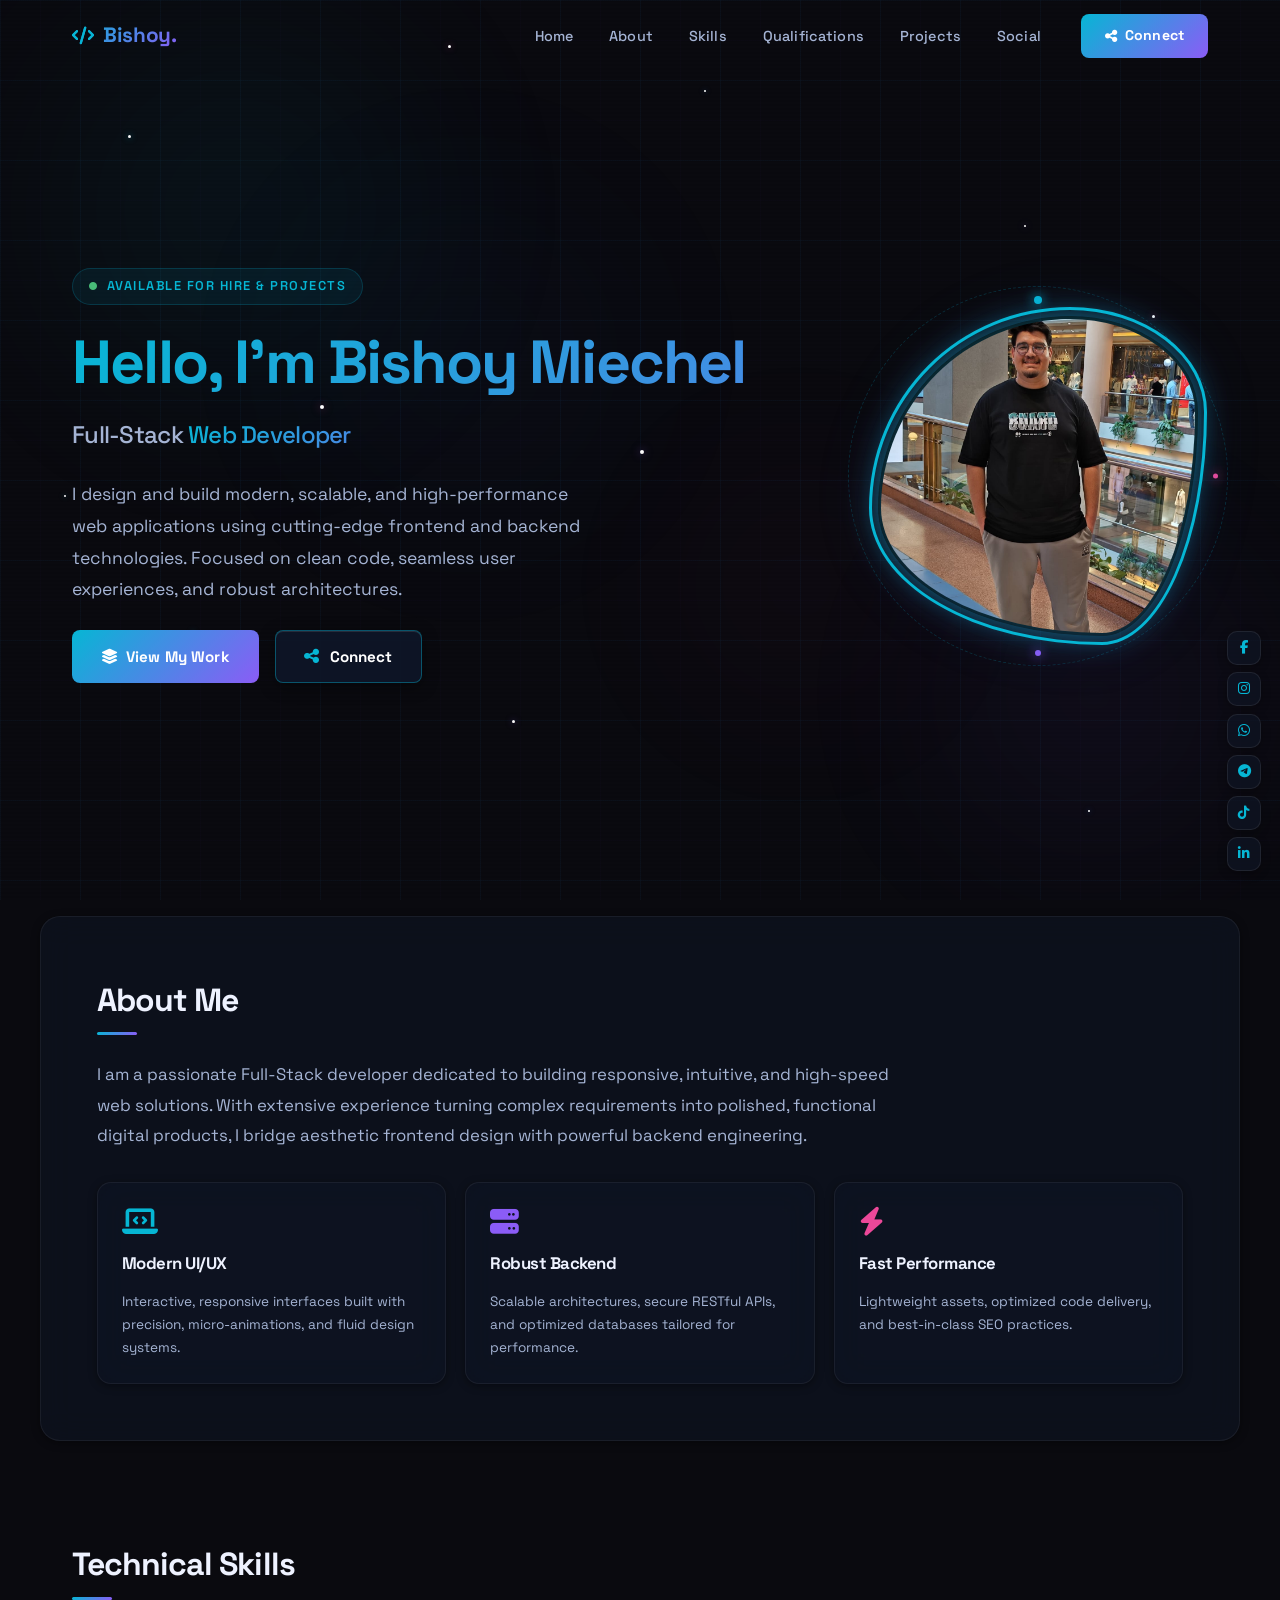
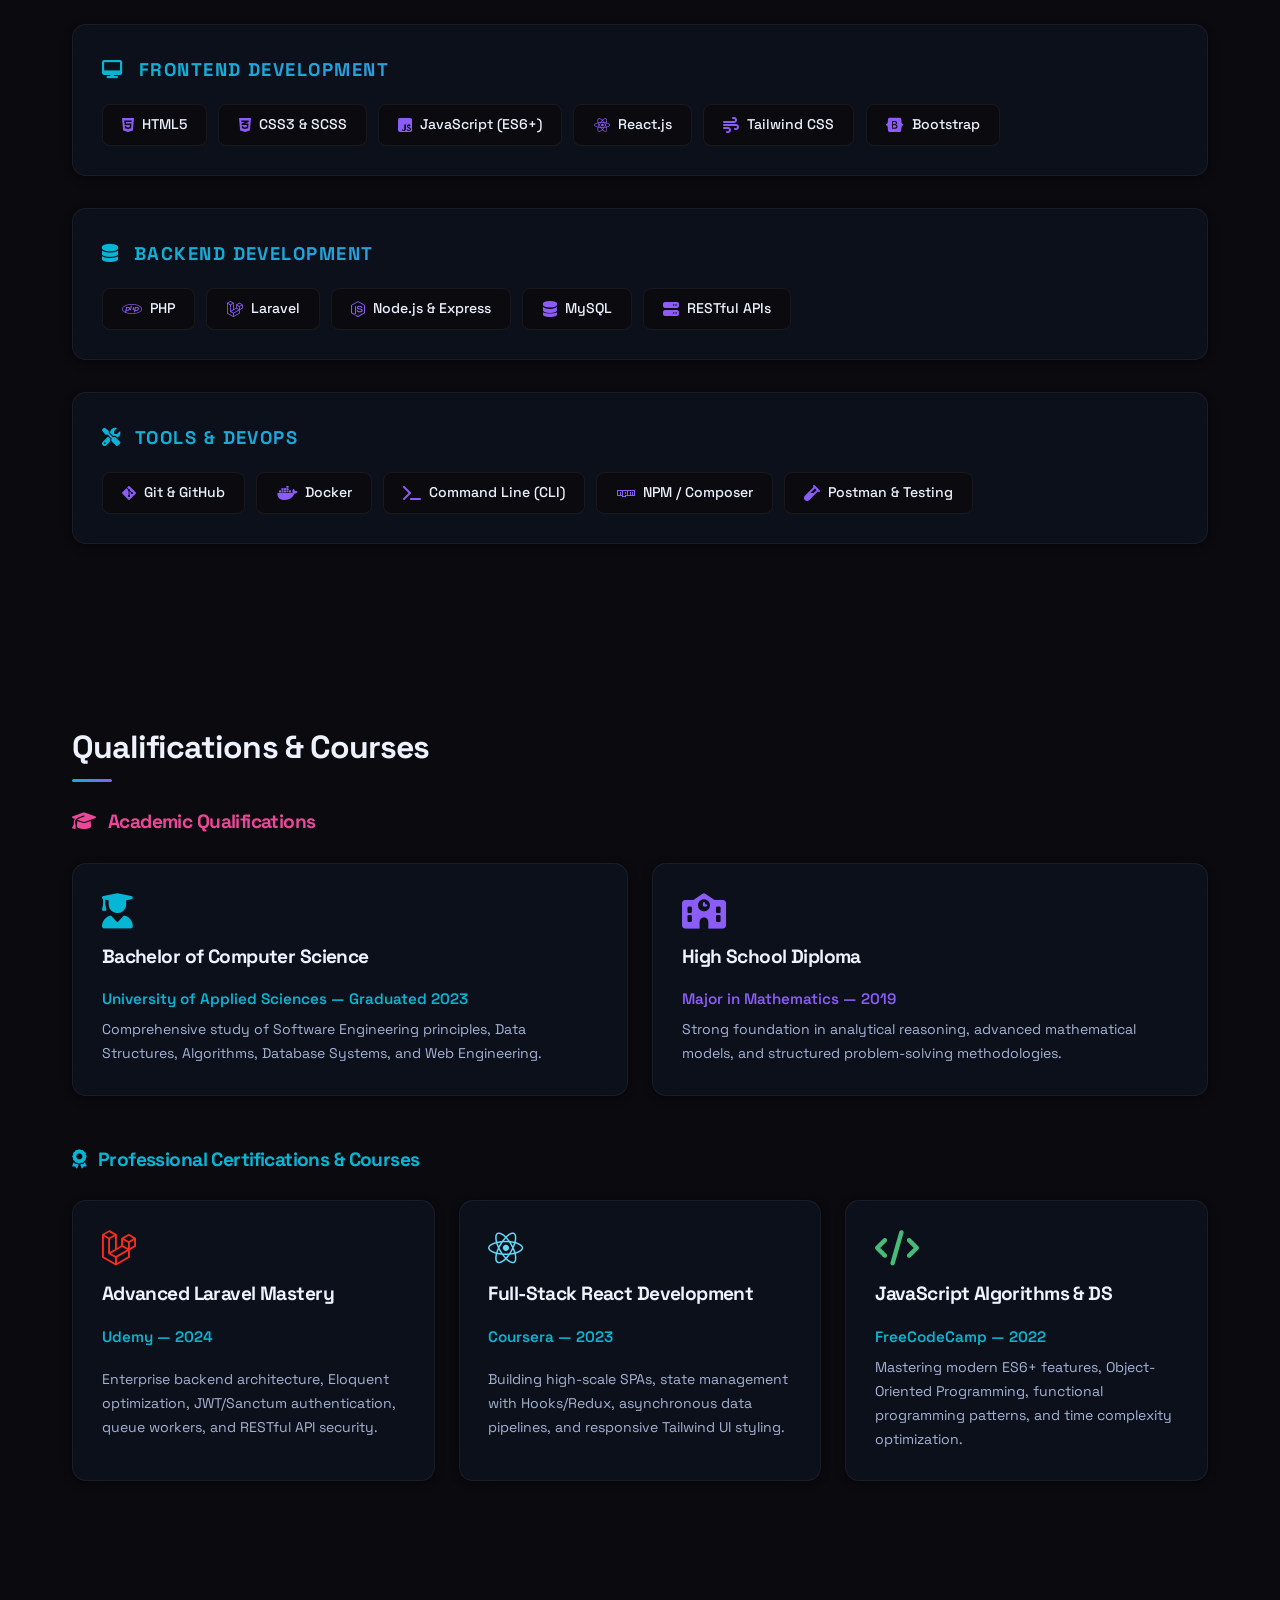
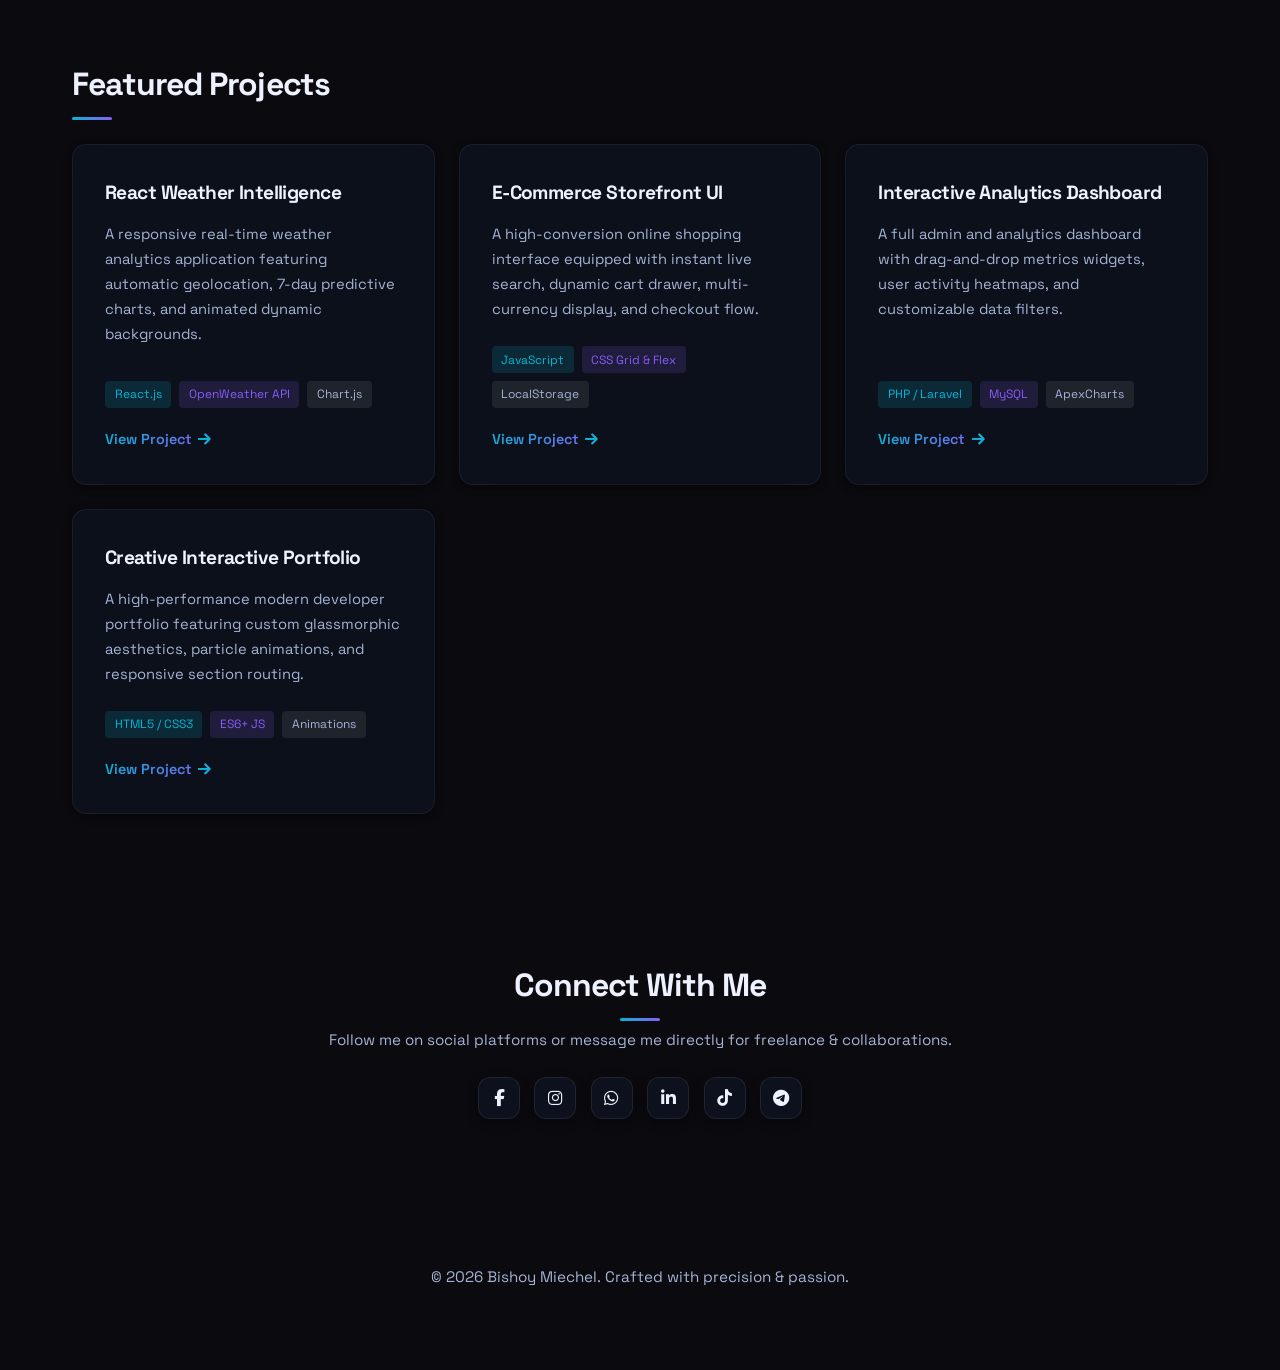
<file: index.html>
<!DOCTYPE html>
<html lang="en" dir="ltr">
<head>
    <meta charset="UTF-8">
    <meta name="viewport" content="width=device-width, initial-scale=1.0">
    <meta name="description" content="Bishoy Miechel — Full-Stack Web Developer. Building modern, high-performance web applications with cutting-edge technologies.">
    <title>Bishoy Miechel — Full-Stack Developer</title>
    <link rel="stylesheet" href="public/css/styles.css?v=1.2">
    <link rel="stylesheet" href="public/css/social-skills.css?v=1.2">
    <link rel="stylesheet" href="public/css/floating-socials.css?v=1.2">
    <link rel="stylesheet" href="https://cdnjs.cloudflare.com/ajax/libs/font-awesome/6.4.0/css/all.min.css">
</head>
<body>
    <!-- ===== ANIMATED BACKGROUND LAYER ===== -->
    <div class="bg-animation-layer" aria-hidden="true">
        <div class="bg-grid"></div>

        <div class="bg-orb bg-orb-cyan"></div>
        <div class="bg-orb bg-orb-violet"></div>
        <div class="bg-orb bg-orb-pink"></div>
        <div class="bg-orb bg-orb-blue"></div>

        <div class="bg-particle bg-particle-1"></div>
        <div class="bg-particle bg-particle-2"></div>
        <div class="bg-particle bg-particle-3"></div>
        <div class="bg-particle bg-particle-4"></div>
        <div class="bg-particle bg-particle-5"></div>
        <div class="bg-particle bg-particle-6"></div>
        <div class="bg-particle bg-particle-7"></div>
        <div class="bg-particle bg-particle-8"></div>
        <div class="bg-particle bg-particle-9"></div>
        <div class="bg-particle bg-particle-10"></div>
        <div class="bg-particle bg-particle-11"></div>
        <div class="bg-particle bg-particle-12"></div>

        <div class="shooting-star shooting-star-1"></div>
        <div class="shooting-star shooting-star-2"></div>
        <div class="shooting-star shooting-star-3"></div>
        <div class="shooting-star shooting-star-4"></div>
        <div class="shooting-star shooting-star-5"></div>

        <div class="bg-scanlines"></div>
    </div>

    <!-- ===== HEADER & NAVBAR ===== -->
    <header>
        <div class="header-container">
            <a href="#hero" class="logo">
                <i class="fas fa-code"></i>
                <span style="font-weight: 800; font-family: 'Space Grotesk', 'Inter', sans-serif;">Bishoy<span style="color: var(--accent-secondary); font-size: 1.3rem;">.</span></span>
            </a>

            <!-- Mobile Menu Toggle Button -->
            <button class="mobile-menu-btn" id="mobileMenuBtn" aria-label="Toggle navigation menu">
                <i class="fas fa-bars" id="menuIcon"></i>
            </button>

            <div class="nav-menu" id="navMenu">
                <nav id="navbar">
                    <ul>
                        <li><a href="#hero" class="nav-link active">Home</a></li>
                        <li><a href="#about" class="nav-link">About</a></li>
                        <li><a href="#skills" class="nav-link">Skills</a></li>
                        <li><a href="#qualifications" class="nav-link">Qualifications</a></li>
                        <li><a href="#projects" class="nav-link">Projects</a></li>
                        <li><a href="#social-media" class="nav-link">Social</a></li>
                    </ul>
                </nav>

                <a href="#social-media" class="header-cta">
                    <i class="fas fa-share-nodes"></i> Connect
                </a>
            </div>
        </div>
    </header>

    <main>
        <!-- ===== HERO SECTION ===== -->
        <section id="hero">
            <div class="hero-text">
                <span class="badge">
                    <i class="fas fa-circle" style="font-size: 0.5rem; color: #48BB78;"></i> Available for Hire & Projects
                </span>
                <h1>Hello, I'm Bishoy Miechel</h1>
                <h2>Full-Stack <span class="gradient-text">Web Developer</span></h2>
                <p>I design and build modern, scalable, and high-performance web applications using cutting-edge frontend and backend technologies. Focused on clean code, seamless user experiences, and robust architectures.</p>
                
                <div style="display: flex; gap: 1rem; flex-wrap: wrap; margin-top: 1.5rem;">
                    <a href="#projects" class="header-cta" style="padding: 0.8rem 1.8rem; font-size: 0.95rem;">
                        <i class="fas fa-layer-group"></i> View My Work
                    </a>
                    <a href="#social-media" class="btn-secondary">
                        <i class="fas fa-share-nodes"></i> Connect
                    </a>
                </div>
            </div>

            <div class="photo-wrapper">
                <img src="public/img/photo.jpeg" alt="Bishoy Miechel" class="profile-photo" onerror="this.onerror=null; this.src='public/img/myphoto.jpeg';">
                <div class="orbit-ring"></div>
                <div class="orbit-dot orbit-dot-1"></div>
                <div class="orbit-dot orbit-dot-2"></div>
                <div class="orbit-dot orbit-dot-3"></div>
                <span class="sparkle sparkle-1"></span>
                <span class="sparkle sparkle-2"></span>
                <span class="sparkle sparkle-3"></span>
                <span class="sparkle sparkle-4"></span>
            </div>
        </section>

        <!-- ===== ABOUT ME SECTION ===== -->
        <section id="about">
            <h2>About Me</h2>
            <p>I am a passionate Full-Stack developer dedicated to building responsive, intuitive, and high-speed web solutions. With extensive experience turning complex requirements into polished, functional digital products, I bridge aesthetic frontend design with powerful backend engineering.</p>
            
            <div style="display: grid; grid-template-columns: repeat(auto-fit, minmax(220px, 1fr)); gap: 1.2rem; margin-top: 2rem;">
                <div class="project" style="padding: 1.5rem;">
                    <i class="fas fa-laptop-code" style="font-size: 1.8rem; color: var(--accent-primary); margin-bottom: 0.8rem;"></i>
                    <h3 style="font-size: 1.05rem;">Modern UI/UX</h3>
                    <p style="font-size: 0.85rem; margin-bottom: 0;">Interactive, responsive interfaces built with precision, micro-animations, and fluid design systems.</p>
                </div>
                <div class="project" style="padding: 1.5rem;">
                    <i class="fas fa-server" style="font-size: 1.8rem; color: var(--accent-secondary); margin-bottom: 0.8rem;"></i>
                    <h3 style="font-size: 1.05rem;">Robust Backend</h3>
                    <p style="font-size: 0.85rem; margin-bottom: 0;">Scalable architectures, secure RESTful APIs, and optimized databases tailored for performance.</p>
                </div>
                <div class="project" style="padding: 1.5rem;">
                    <i class="fas fa-bolt" style="font-size: 1.8rem; color: var(--accent-tertiary); margin-bottom: 0.8rem;"></i>
                    <h3 style="font-size: 1.05rem;">Fast Performance</h3>
                    <p style="font-size: 0.85rem; margin-bottom: 0;">Lightweight assets, optimized code delivery, and best-in-class SEO practices.</p>
                </div>
            </div>
        </section>

        <!-- ===== TECHNICAL SKILLS SECTION ===== -->
        <section id="skills">
            <h2>Technical Skills</h2>
            <div class="skills-container">
                <div class="skill-category">
                    <h3 style="color: var(--accent-primary); margin-bottom: 1.2rem; font-size: 1.15rem;">
                        <i class="fas fa-desktop" style="margin-right: 0.5rem;"></i> Frontend Development
                    </h3>
                    <div class="skill-items">
                        <div class="skill-pill"><i class="fab fa-html5"></i> HTML5</div>
                        <div class="skill-pill"><i class="fab fa-css3-alt"></i> CSS3 & SCSS</div>
                        <div class="skill-pill"><i class="fab fa-js-square"></i> JavaScript (ES6+)</div>
                        <div class="skill-pill"><i class="fab fa-react"></i> React.js</div>
                        <div class="skill-pill"><i class="fas fa-wind"></i> Tailwind CSS</div>
                        <div class="skill-pill"><i class="fab fa-bootstrap"></i> Bootstrap</div>
                    </div>
                </div>

                <div class="skill-category">
                    <h3 style="color: var(--accent-secondary); margin-bottom: 1.2rem; font-size: 1.15rem;">
                        <i class="fas fa-database" style="margin-right: 0.5rem;"></i> Backend Development
                    </h3>
                    <div class="skill-items">
                        <div class="skill-pill"><i class="fab fa-php"></i> PHP</div>
                        <div class="skill-pill"><i class="fab fa-laravel"></i> Laravel</div>
                        <div class="skill-pill"><i class="fab fa-node-js"></i> Node.js & Express</div>
                        <div class="skill-pill"><i class="fas fa-database"></i> MySQL</div>
                        <div class="skill-pill"><i class="fas fa-server"></i> RESTful APIs</div>
                    </div>
                </div>

                <div class="skill-category">
                    <h3 style="color: var(--accent-tertiary); margin-bottom: 1.2rem; font-size: 1.15rem;">
                        <i class="fas fa-tools" style="margin-right: 0.5rem;"></i> Tools & DevOps
                    </h3>
                    <div class="skill-items">
                        <div class="skill-pill"><i class="fab fa-git-alt"></i> Git & GitHub</div>
                        <div class="skill-pill"><i class="fab fa-docker"></i> Docker</div>
                        <div class="skill-pill"><i class="fas fa-terminal"></i> Command Line (CLI)</div>
                        <div class="skill-pill"><i class="fab fa-npm"></i> NPM / Composer</div>
                        <div class="skill-pill"><i class="fas fa-vial"></i> Postman & Testing</div>
                    </div>
                </div>
            </div>
        </section>

        <!-- ===== QUALIFICATIONS & COURSES SECTION ===== -->
        <section id="qualifications">
            <h2>Qualifications & Courses</h2>
            
            <h3 style="margin-bottom: 1.5rem; color: var(--accent-tertiary); font-size: 1.2rem;">
                <i class="fas fa-graduation-cap" style="margin-right: 0.5rem;"></i> Academic Qualifications
            </h3>
            <div class="projects-grid" style="display: grid; grid-template-columns: repeat(auto-fit, minmax(280px, 1fr)); gap: 1.5rem; margin-bottom: 3rem;">
                <div class="project social-card" style="align-items: flex-start; text-align: left; padding: 1.8rem;">
                    <i class="fas fa-user-graduate" style="font-size: 2.2rem; color: var(--accent-primary); margin-bottom: 0.8rem;"></i>
                    <h3>Bachelor of Computer Science</h3>
                    <p style="color: var(--accent-primary); font-weight: 600; margin-bottom: 0.4rem; font-size: 0.95rem;">University of Applied Sciences — Graduated 2023</p>
                    <p style="font-size: 0.88rem; color: var(--text-secondary); margin-bottom: 0;">Comprehensive study of Software Engineering principles, Data Structures, Algorithms, Database Systems, and Web Engineering.</p>
                </div>
                
                <div class="project social-card" style="align-items: flex-start; text-align: left; padding: 1.8rem;">
                    <i class="fas fa-school" style="font-size: 2.2rem; color: var(--accent-secondary); margin-bottom: 0.8rem;"></i>
                    <h3>High School Diploma</h3>
                    <p style="color: var(--accent-secondary); font-weight: 600; margin-bottom: 0.4rem; font-size: 0.95rem;">Major in Mathematics — 2019</p>
                    <p style="font-size: 0.88rem; color: var(--text-secondary); margin-bottom: 0;">Strong foundation in analytical reasoning, advanced mathematical models, and structured problem-solving methodologies.</p>
                </div>
            </div>

            <h3 style="margin-bottom: 1.5rem; color: var(--accent-primary); font-size: 1.2rem;">
                <i class="fas fa-award" style="margin-right: 0.5rem;"></i> Professional Certifications & Courses
            </h3>
            <div class="projects-grid" style="display: grid; grid-template-columns: repeat(auto-fit, minmax(280px, 1fr)); gap: 1.5rem;">
                <div class="project social-card" style="align-items: flex-start; text-align: left; padding: 1.8rem;">
                    <i class="fab fa-laravel" style="font-size: 2.2rem; color: #ff2d20; margin-bottom: 0.8rem;"></i>
                    <h3>Advanced Laravel Mastery</h3>
                    <p style="color: var(--accent-primary); font-weight: 600; margin-bottom: 0.4rem; font-size: 0.95rem;">Udemy — 2024</p>
                    <p style="font-size: 0.88rem; color: var(--text-secondary); margin-bottom: 0;">Enterprise backend architecture, Eloquent optimization, JWT/Sanctum authentication, queue workers, and RESTful API security.</p>
                </div>

                <div class="project social-card" style="align-items: flex-start; text-align: left; padding: 1.8rem;">
                    <i class="fab fa-react" style="font-size: 2.2rem; color: #61dbfb; margin-bottom: 0.8rem;"></i>
                    <h3>Full-Stack React Development</h3>
                    <p style="color: var(--accent-primary); font-weight: 600; margin-bottom: 0.4rem; font-size: 0.95rem;">Coursera — 2023</p>
                    <p style="font-size: 0.88rem; color: var(--text-secondary); margin-bottom: 0;">Building high-scale SPAs, state management with Hooks/Redux, asynchronous data pipelines, and responsive Tailwind UI styling.</p>
                </div>

                <div class="project social-card" style="align-items: flex-start; text-align: left; padding: 1.8rem;">
                    <i class="fas fa-code" style="font-size: 2.2rem; color: #48BB78; margin-bottom: 0.8rem;"></i>
                    <h3>JavaScript Algorithms & DS</h3>
                    <p style="color: var(--accent-primary); font-weight: 600; margin-bottom: 0.4rem; font-size: 0.95rem;">FreeCodeCamp — 2022</p>
                    <p style="font-size: 0.88rem; color: var(--text-secondary); margin-bottom: 0;">Mastering modern ES6+ features, Object-Oriented Programming, functional programming patterns, and time complexity optimization.</p>
                </div>
            </div>
        </section>

        <!-- ===== PROJECTS SECTION ===== -->
        <section id="projects">
            <h2>Featured Projects</h2>
            <div class="projects-grid">
                <div class="project">
                    <h3>React Weather Intelligence</h3>
                    <p>A responsive real-time weather analytics application featuring automatic geolocation, 7-day predictive charts, and animated dynamic backgrounds.</p>
                    <div style="display: flex; gap: 0.5rem; margin-bottom: 1.2rem; flex-wrap: wrap;">
                        <span style="font-size: 0.75rem; background: rgba(6, 182, 212, 0.15); color: var(--accent-primary); padding: 0.2rem 0.6rem; border-radius: 4px;">React.js</span>
                        <span style="font-size: 0.75rem; background: rgba(139, 92, 246, 0.15); color: var(--accent-secondary); padding: 0.2rem 0.6rem; border-radius: 4px;">OpenWeather API</span>
                        <span style="font-size: 0.75rem; background: rgba(255, 255, 255, 0.08); color: var(--text-secondary); padding: 0.2rem 0.6rem; border-radius: 4px;">Chart.js</span>
                    </div>
                    <a href="#hero" class="project-link">View Project <i class="fas fa-arrow-right"></i></a>
                </div>

                <div class="project">
                    <h3>E-Commerce Storefront UI</h3>
                    <p>A high-conversion online shopping interface equipped with instant live search, dynamic cart drawer, multi-currency display, and checkout flow.</p>
                    <div style="display: flex; gap: 0.5rem; margin-bottom: 1.2rem; flex-wrap: wrap;">
                        <span style="font-size: 0.75rem; background: rgba(6, 182, 212, 0.15); color: var(--accent-primary); padding: 0.2rem 0.6rem; border-radius: 4px;">JavaScript</span>
                        <span style="font-size: 0.75rem; background: rgba(139, 92, 246, 0.15); color: var(--accent-secondary); padding: 0.2rem 0.6rem; border-radius: 4px;">CSS Grid & Flex</span>
                        <span style="font-size: 0.75rem; background: rgba(255, 255, 255, 0.08); color: var(--text-secondary); padding: 0.2rem 0.6rem; border-radius: 4px;">LocalStorage</span>
                    </div>
                    <a href="#hero" class="project-link">View Project <i class="fas fa-arrow-right"></i></a>
                </div>

                <div class="project">
                    <h3>Interactive Analytics Dashboard</h3>
                    <p>A full admin and analytics dashboard with drag-and-drop metrics widgets, user activity heatmaps, and customizable data filters.</p>
                    <div style="display: flex; gap: 0.5rem; margin-bottom: 1.2rem; flex-wrap: wrap;">
                        <span style="font-size: 0.75rem; background: rgba(6, 182, 212, 0.15); color: var(--accent-primary); padding: 0.2rem 0.6rem; border-radius: 4px;">PHP / Laravel</span>
                        <span style="font-size: 0.75rem; background: rgba(139, 92, 246, 0.15); color: var(--accent-secondary); padding: 0.2rem 0.6rem; border-radius: 4px;">MySQL</span>
                        <span style="font-size: 0.75rem; background: rgba(255, 255, 255, 0.08); color: var(--text-secondary); padding: 0.2rem 0.6rem; border-radius: 4px;">ApexCharts</span>
                    </div>
                    <a href="#hero" class="project-link">View Project <i class="fas fa-arrow-right"></i></a>
                </div>

                <div class="project">
                    <h3>Creative Interactive Portfolio</h3>
                    <p>A high-performance modern developer portfolio featuring custom glassmorphic aesthetics, particle animations, and responsive section routing.</p>
                    <div style="display: flex; gap: 0.5rem; margin-bottom: 1.2rem; flex-wrap: wrap;">
                        <span style="font-size: 0.75rem; background: rgba(6, 182, 212, 0.15); color: var(--accent-primary); padding: 0.2rem 0.6rem; border-radius: 4px;">HTML5 / CSS3</span>
                        <span style="font-size: 0.75rem; background: rgba(139, 92, 246, 0.15); color: var(--accent-secondary); padding: 0.2rem 0.6rem; border-radius: 4px;">ES6+ JS</span>
                        <span style="font-size: 0.75rem; background: rgba(255, 255, 255, 0.08); color: var(--text-secondary); padding: 0.2rem 0.6rem; border-radius: 4px;">Animations</span>
                    </div>
                    <a href="#hero" class="project-link">View Project <i class="fas fa-arrow-right"></i></a>
                </div>
            </div>
        </section>

        <!-- ===== CONNECT WITH ME (SOCIAL MEDIA) SECTION ===== -->
        <section id="social-media">
            <h2 style="margin-bottom: 0.8rem;">Connect With Me</h2>
            <p style="color: var(--text-secondary); text-align: center; margin-bottom: 1.5rem; font-size: 0.95rem;">Follow me on social platforms or message me directly for freelance & collaborations.</p>

            <div class="social-icons-wrapper">
                <a href="https://www.facebook.com/share/1DoW8NwVRe/" class="social-btn facebook" target="_blank" rel="noopener" title="Facebook">
                    <i class="fab fa-facebook-f"></i>
                    <span class="social-tooltip">Facebook</span>
                </a>
                <a href="https://www.instagram.com/bisho9017?igsh=aXFpaGVheTVodXRj" class="social-btn instagram" target="_blank" rel="noopener" title="Instagram">
                    <i class="fab fa-instagram"></i>
                    <span class="social-tooltip">Instagram</span>
                </a>
                <a href="https://wa.me/qr/43KE3O2O3V7UE1" class="social-btn whatsapp" target="_blank" rel="noopener" title="WhatsApp">
                    <i class="fab fa-whatsapp"></i>
                    <span class="social-tooltip">WhatsApp</span>
                </a>
                <a href="#" class="social-btn linkedin" target="_blank" rel="noopener" title="LinkedIn">
                    <i class="fab fa-linkedin-in"></i>
                    <span class="social-tooltip">LinkedIn</span>
                </a>
                <a href="https://www.tiktok.com/@bishoy.misheal?_r=1&_t=ZS-95MK9Uh7ukO" class="social-btn tiktok" target="_blank" rel="noopener" title="TikTok">
                    <i class="fab fa-tiktok"></i>
                    <span class="social-tooltip">TikTok</span>
                </a>
                <a href="https://t.me/Bishoymisheal" class="social-btn telegram" target="_blank" rel="noopener" title="Telegram">
                    <i class="fab fa-telegram-plane"></i>
                    <span class="social-tooltip">Telegram</span>
                </a>
            </div>
        </section>
    </main>

    <!-- ===== FOOTER ===== -->
    <footer>
        <div class="footer-content" style="text-align: center; padding: 2.5rem 1rem;">
            <p style="color: var(--text-secondary); font-size: 0.95rem;">&copy; 2026 Bishoy Miechel. Crafted with precision & passion.</p>
        </div>
    </footer>

    <!-- ===== FIXED COMPACT SOCIAL SIDEBAR ===== -->
    <div class="floating-socials" id="floatingSocials">
        <a href="https://www.facebook.com/share/1DoW8NwVRe/"
           class="fs-icon fs-facebook" title="Facebook" target="_blank" rel="noopener">
            <i class="fab fa-facebook-f"></i>
            <span class="fs-tooltip">Facebook</span>
        </a>
        <a href="https://www.instagram.com/bisho9017?igsh=aXFpaGVheTVodXRj"
           class="fs-icon fs-instagram" title="Instagram" target="_blank" rel="noopener">
            <i class="fab fa-instagram"></i>
            <span class="fs-tooltip">Instagram</span>
        </a>
        <a href="https://wa.me/qr/43KE3O2O3V7UE1"
           class="fs-icon fs-whatsapp" title="WhatsApp" target="_blank" rel="noopener">
            <i class="fab fa-whatsapp"></i>
            <span class="fs-tooltip">WhatsApp</span>
        </a>
        <a href="https://t.me/Bishoymisheal"
           class="fs-icon fs-telegram" title="Telegram" target="_blank" rel="noopener">
            <i class="fab fa-telegram-plane"></i>
            <span class="fs-tooltip">Telegram</span>
        </a>
        <a href="https://www.tiktok.com/@bishoy.misheal?_r=1&_t=ZS-95MK9Uh7ukO"
           class="fs-icon fs-tiktok" title="TikTok" target="_blank" rel="noopener">
            <i class="fab fa-tiktok"></i>
            <span class="fs-tooltip">TikTok</span>
        </a>
        <a href="#" class="fs-icon fs-linkedin" title="LinkedIn" target="_blank" rel="noopener">
            <i class="fab fa-linkedin-in"></i>
            <span class="fs-tooltip">LinkedIn</span>
        </a>
    </div>

    <script src="public/js/script.js"></script>
</body>
</html>
</file>
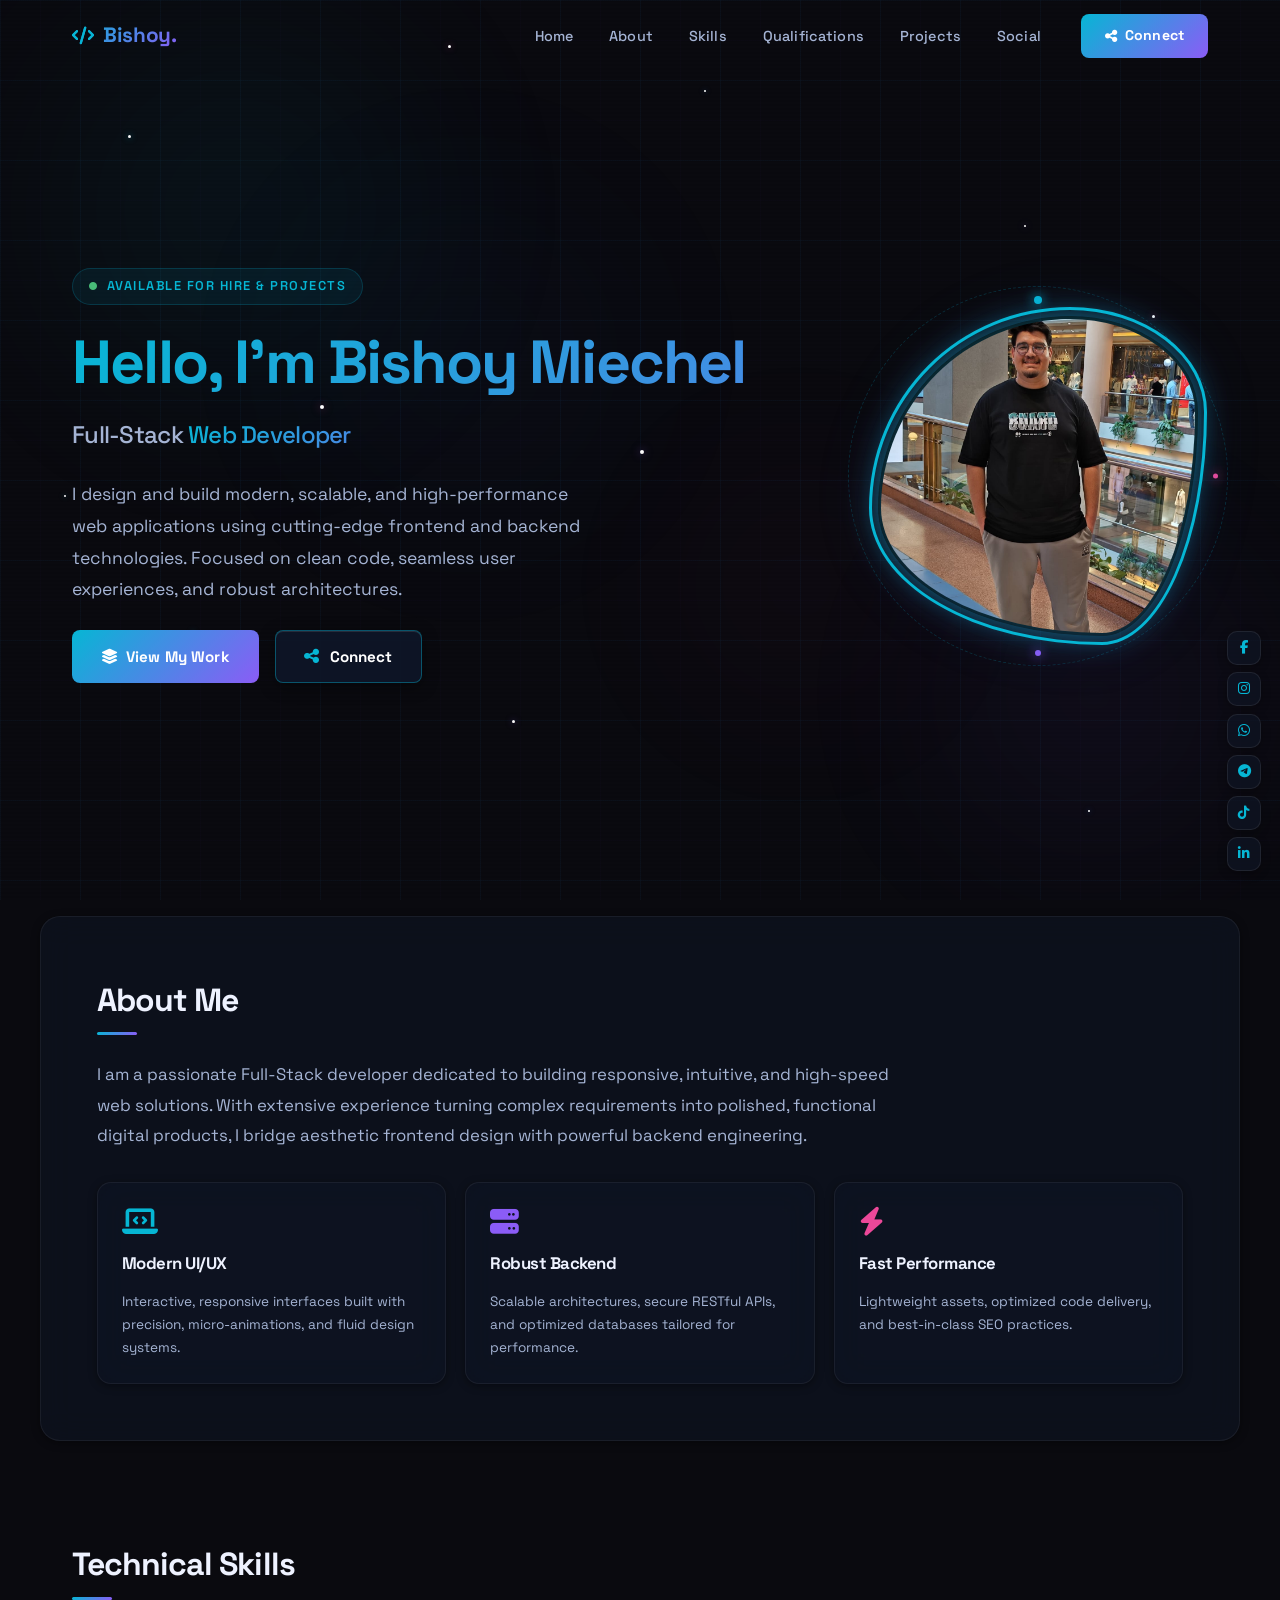
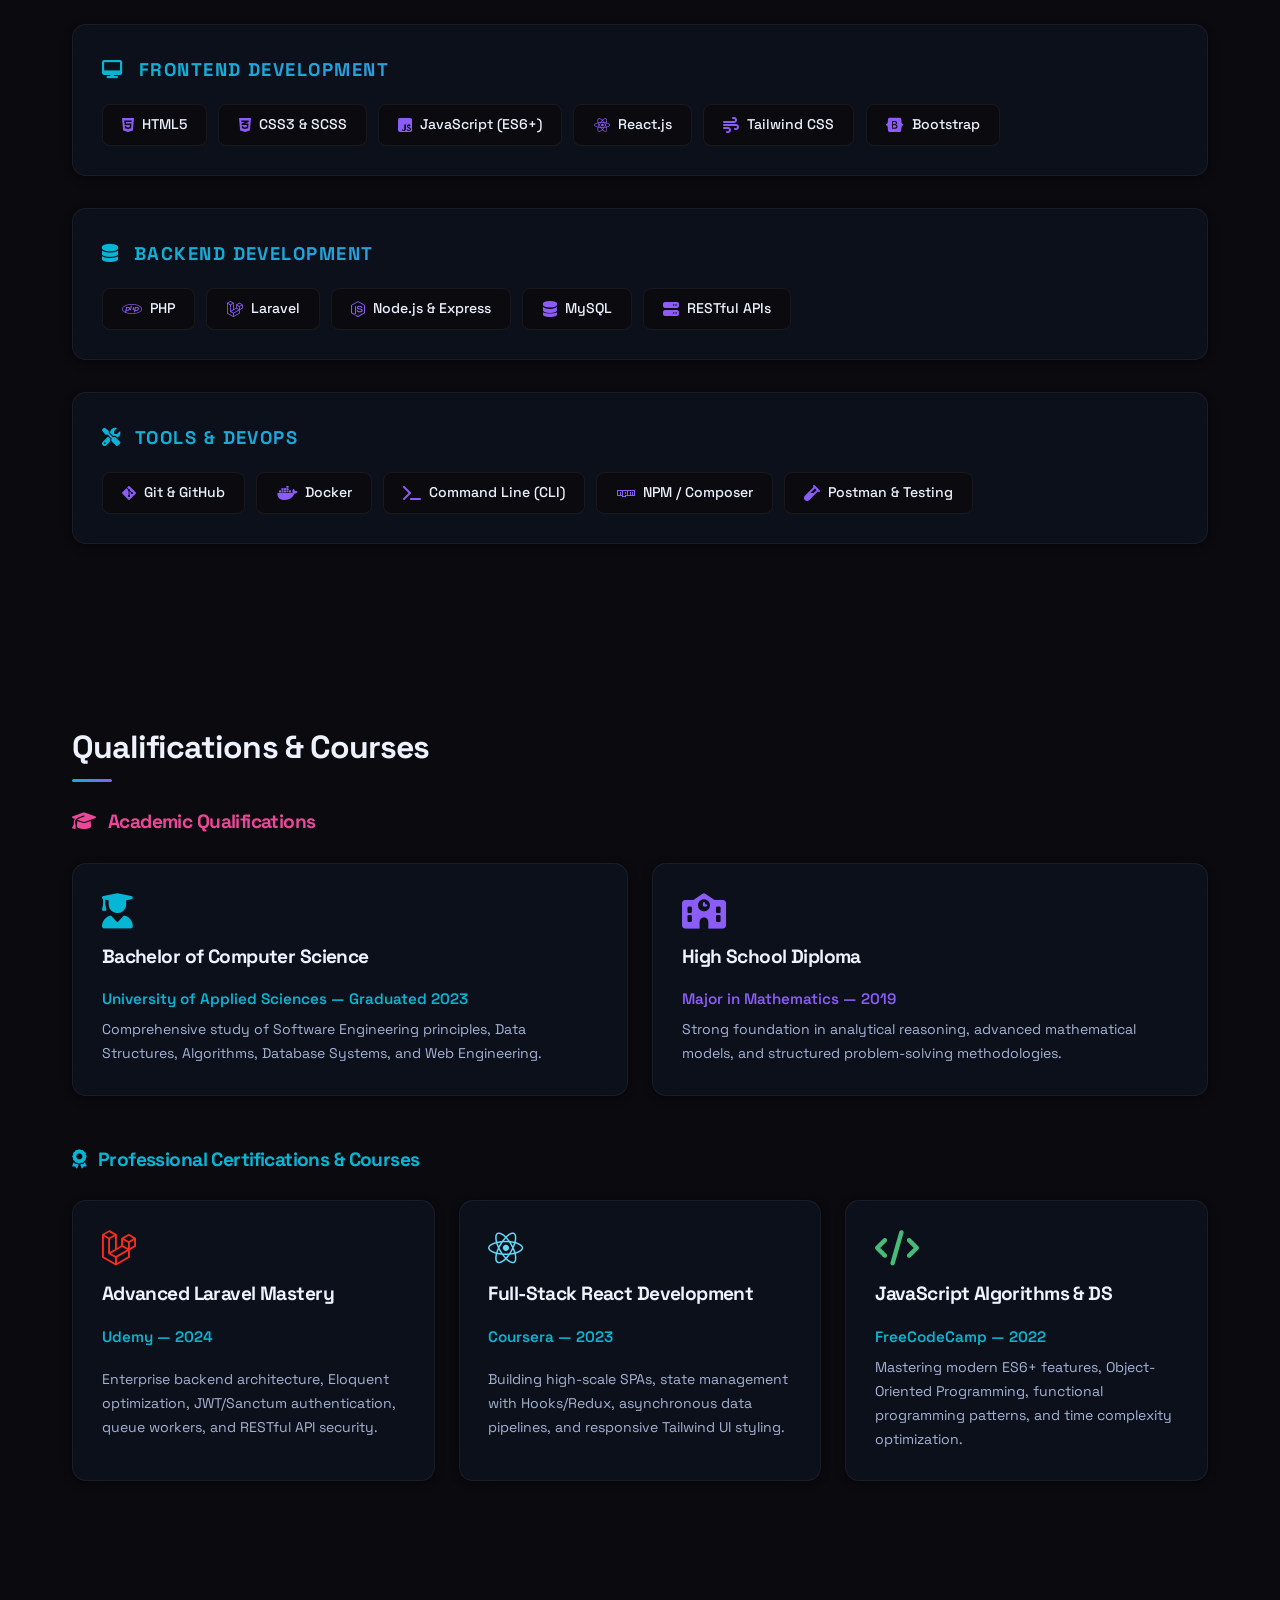
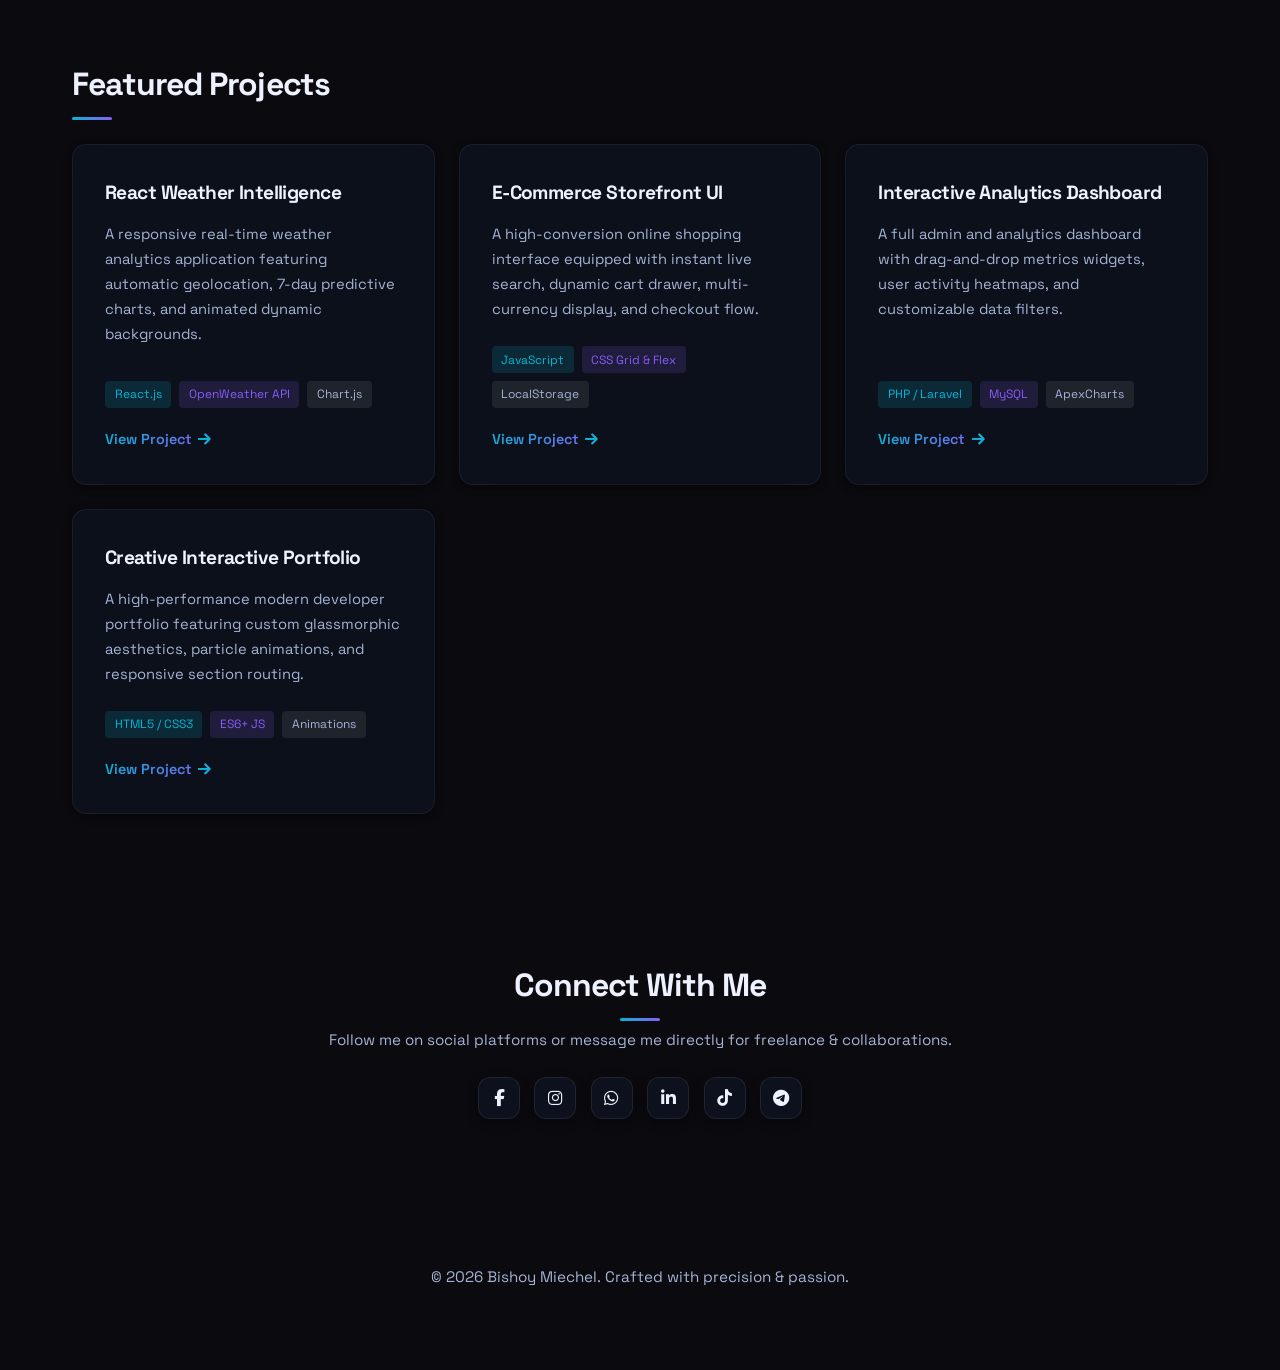
<file: public/index.html>
<!DOCTYPE html>
<html lang="en" dir="ltr">
<head>
    <meta charset="UTF-8">
    <meta name="viewport" content="width=device-width, initial-scale=1.0">
    <meta name="description" content="Bishoy Miechel — Full-Stack Web Developer. Building modern, high-performance web applications with cutting-edge technologies.">
    <title>Bishoy Miechel — Full-Stack Developer</title>
    <link rel="stylesheet" href="css/styles.css?v=1.2">
    <link rel="stylesheet" href="css/social-skills.css?v=1.2">
    <link rel="stylesheet" href="css/floating-socials.css?v=1.2">
    <link rel="stylesheet" href="https://cdnjs.cloudflare.com/ajax/libs/font-awesome/6.4.0/css/all.min.css">
</head>
<body>
    <!-- ===== ANIMATED BACKGROUND LAYER ===== -->
    <div class="bg-animation-layer" aria-hidden="true">
        <div class="bg-grid"></div>

        <div class="bg-orb bg-orb-cyan"></div>
        <div class="bg-orb bg-orb-violet"></div>
        <div class="bg-orb bg-orb-pink"></div>
        <div class="bg-orb bg-orb-blue"></div>

        <div class="bg-particle bg-particle-1"></div>
        <div class="bg-particle bg-particle-2"></div>
        <div class="bg-particle bg-particle-3"></div>
        <div class="bg-particle bg-particle-4"></div>
        <div class="bg-particle bg-particle-5"></div>
        <div class="bg-particle bg-particle-6"></div>
        <div class="bg-particle bg-particle-7"></div>
        <div class="bg-particle bg-particle-8"></div>
        <div class="bg-particle bg-particle-9"></div>
        <div class="bg-particle bg-particle-10"></div>
        <div class="bg-particle bg-particle-11"></div>
        <div class="bg-particle bg-particle-12"></div>

        <div class="shooting-star shooting-star-1"></div>
        <div class="shooting-star shooting-star-2"></div>
        <div class="shooting-star shooting-star-3"></div>
        <div class="shooting-star shooting-star-4"></div>
        <div class="shooting-star shooting-star-5"></div>

        <div class="bg-scanlines"></div>
    </div>

    <!-- ===== HEADER & NAVBAR ===== -->
    <header>
        <div class="header-container">
            <a href="#hero" class="logo">
                <i class="fas fa-code"></i>
                <span style="font-weight: 800; font-family: 'Space Grotesk', 'Inter', sans-serif;">Bishoy<span style="color: var(--accent-secondary); font-size: 1.3rem;">.</span></span>
            </a>

            <!-- Mobile Menu Toggle Button -->
            <button class="mobile-menu-btn" id="mobileMenuBtn" aria-label="Toggle navigation menu">
                <i class="fas fa-bars" id="menuIcon"></i>
            </button>

            <div class="nav-menu" id="navMenu">
                <nav id="navbar">
                    <ul>
                        <li><a href="#hero" class="nav-link active">Home</a></li>
                        <li><a href="#about" class="nav-link">About</a></li>
                        <li><a href="#skills" class="nav-link">Skills</a></li>
                        <li><a href="#qualifications" class="nav-link">Qualifications</a></li>
                        <li><a href="#projects" class="nav-link">Projects</a></li>
                        <li><a href="#social-media" class="nav-link">Social</a></li>
                    </ul>
                </nav>

                <a href="#social-media" class="header-cta">
                    <i class="fas fa-share-nodes"></i> Connect
                </a>
            </div>
        </div>
    </header>

    <main>
        <!-- ===== HERO SECTION ===== -->
        <section id="hero">
            <div class="hero-text">
                <span class="badge">
                    <i class="fas fa-circle" style="font-size: 0.5rem; color: #48BB78;"></i> Available for Hire & Projects
                </span>
                <h1>Hello, I'm Bishoy Miechel</h1>
                <h2>Full-Stack <span class="gradient-text">Web Developer</span></h2>
                <p>I design and build modern, scalable, and high-performance web applications using cutting-edge frontend and backend technologies. Focused on clean code, seamless user experiences, and robust architectures.</p>
                
                <div style="display: flex; gap: 1rem; flex-wrap: wrap; margin-top: 1.5rem;">
                    <a href="#projects" class="header-cta" style="padding: 0.8rem 1.8rem; font-size: 0.95rem;">
                        <i class="fas fa-layer-group"></i> View My Work
                    </a>
                    <a href="#social-media" class="btn-secondary">
                        <i class="fas fa-share-nodes"></i> Connect
                    </a>
                </div>
            </div>

            <div class="photo-wrapper">
                <img src="img/photo.jpeg" alt="Bishoy Miechel" class="profile-photo" onerror="this.onerror=null; this.src='img/myphoto.jpeg';">
                <div class="orbit-ring"></div>
                <div class="orbit-dot orbit-dot-1"></div>
                <div class="orbit-dot orbit-dot-2"></div>
                <div class="orbit-dot orbit-dot-3"></div>
                <span class="sparkle sparkle-1"></span>
                <span class="sparkle sparkle-2"></span>
                <span class="sparkle sparkle-3"></span>
                <span class="sparkle sparkle-4"></span>
            </div>
        </section>

        <!-- ===== ABOUT ME SECTION ===== -->
        <section id="about">
            <h2>About Me</h2>
            <p>I am a passionate Full-Stack developer dedicated to building responsive, intuitive, and high-speed web solutions. With extensive experience turning complex requirements into polished, functional digital products, I bridge aesthetic frontend design with powerful backend engineering.</p>
            
            <div style="display: grid; grid-template-columns: repeat(auto-fit, minmax(220px, 1fr)); gap: 1.2rem; margin-top: 2rem;">
                <div class="project" style="padding: 1.5rem;">
                    <i class="fas fa-laptop-code" style="font-size: 1.8rem; color: var(--accent-primary); margin-bottom: 0.8rem;"></i>
                    <h3 style="font-size: 1.05rem;">Modern UI/UX</h3>
                    <p style="font-size: 0.85rem; margin-bottom: 0;">Interactive, responsive interfaces built with precision, micro-animations, and fluid design systems.</p>
                </div>
                <div class="project" style="padding: 1.5rem;">
                    <i class="fas fa-server" style="font-size: 1.8rem; color: var(--accent-secondary); margin-bottom: 0.8rem;"></i>
                    <h3 style="font-size: 1.05rem;">Robust Backend</h3>
                    <p style="font-size: 0.85rem; margin-bottom: 0;">Scalable architectures, secure RESTful APIs, and optimized databases tailored for performance.</p>
                </div>
                <div class="project" style="padding: 1.5rem;">
                    <i class="fas fa-bolt" style="font-size: 1.8rem; color: var(--accent-tertiary); margin-bottom: 0.8rem;"></i>
                    <h3 style="font-size: 1.05rem;">Fast Performance</h3>
                    <p style="font-size: 0.85rem; margin-bottom: 0;">Lightweight assets, optimized code delivery, and best-in-class SEO practices.</p>
                </div>
            </div>
        </section>

        <!-- ===== TECHNICAL SKILLS SECTION ===== -->
        <section id="skills">
            <h2>Technical Skills</h2>
            <div class="skills-container">
                <div class="skill-category">
                    <h3 style="color: var(--accent-primary); margin-bottom: 1.2rem; font-size: 1.15rem;">
                        <i class="fas fa-desktop" style="margin-right: 0.5rem;"></i> Frontend Development
                    </h3>
                    <div class="skill-items">
                        <div class="skill-pill"><i class="fab fa-html5"></i> HTML5</div>
                        <div class="skill-pill"><i class="fab fa-css3-alt"></i> CSS3 & SCSS</div>
                        <div class="skill-pill"><i class="fab fa-js-square"></i> JavaScript (ES6+)</div>
                        <div class="skill-pill"><i class="fab fa-react"></i> React.js</div>
                        <div class="skill-pill"><i class="fas fa-wind"></i> Tailwind CSS</div>
                        <div class="skill-pill"><i class="fab fa-bootstrap"></i> Bootstrap</div>
                    </div>
                </div>

                <div class="skill-category">
                    <h3 style="color: var(--accent-secondary); margin-bottom: 1.2rem; font-size: 1.15rem;">
                        <i class="fas fa-database" style="margin-right: 0.5rem;"></i> Backend Development
                    </h3>
                    <div class="skill-items">
                        <div class="skill-pill"><i class="fab fa-php"></i> PHP</div>
                        <div class="skill-pill"><i class="fab fa-laravel"></i> Laravel</div>
                        <div class="skill-pill"><i class="fab fa-node-js"></i> Node.js & Express</div>
                        <div class="skill-pill"><i class="fas fa-database"></i> MySQL</div>
                        <div class="skill-pill"><i class="fas fa-server"></i> RESTful APIs</div>
                    </div>
                </div>

                <div class="skill-category">
                    <h3 style="color: var(--accent-tertiary); margin-bottom: 1.2rem; font-size: 1.15rem;">
                        <i class="fas fa-tools" style="margin-right: 0.5rem;"></i> Tools & DevOps
                    </h3>
                    <div class="skill-items">
                        <div class="skill-pill"><i class="fab fa-git-alt"></i> Git & GitHub</div>
                        <div class="skill-pill"><i class="fab fa-docker"></i> Docker</div>
                        <div class="skill-pill"><i class="fas fa-terminal"></i> Command Line (CLI)</div>
                        <div class="skill-pill"><i class="fab fa-npm"></i> NPM / Composer</div>
                        <div class="skill-pill"><i class="fas fa-vial"></i> Postman & Testing</div>
                    </div>
                </div>
            </div>
        </section>

        <!-- ===== QUALIFICATIONS & COURSES SECTION ===== -->
        <section id="qualifications">
            <h2>Qualifications & Courses</h2>
            
            <h3 style="margin-bottom: 1.5rem; color: var(--accent-tertiary); font-size: 1.2rem;">
                <i class="fas fa-graduation-cap" style="margin-right: 0.5rem;"></i> Academic Qualifications
            </h3>
            <div class="projects-grid" style="display: grid; grid-template-columns: repeat(auto-fit, minmax(280px, 1fr)); gap: 1.5rem; margin-bottom: 3rem;">
                <div class="project social-card" style="align-items: flex-start; text-align: left; padding: 1.8rem;">
                    <i class="fas fa-user-graduate" style="font-size: 2.2rem; color: var(--accent-primary); margin-bottom: 0.8rem;"></i>
                    <h3>Bachelor of Computer Science</h3>
                    <p style="color: var(--accent-primary); font-weight: 600; margin-bottom: 0.4rem; font-size: 0.95rem;">University of Applied Sciences — Graduated 2023</p>
                    <p style="font-size: 0.88rem; color: var(--text-secondary); margin-bottom: 0;">Comprehensive study of Software Engineering principles, Data Structures, Algorithms, Database Systems, and Web Engineering.</p>
                </div>
                
                <div class="project social-card" style="align-items: flex-start; text-align: left; padding: 1.8rem;">
                    <i class="fas fa-school" style="font-size: 2.2rem; color: var(--accent-secondary); margin-bottom: 0.8rem;"></i>
                    <h3>High School Diploma</h3>
                    <p style="color: var(--accent-secondary); font-weight: 600; margin-bottom: 0.4rem; font-size: 0.95rem;">Major in Mathematics — 2019</p>
                    <p style="font-size: 0.88rem; color: var(--text-secondary); margin-bottom: 0;">Strong foundation in analytical reasoning, advanced mathematical models, and structured problem-solving methodologies.</p>
                </div>
            </div>

            <h3 style="margin-bottom: 1.5rem; color: var(--accent-primary); font-size: 1.2rem;">
                <i class="fas fa-award" style="margin-right: 0.5rem;"></i> Professional Certifications & Courses
            </h3>
            <div class="projects-grid" style="display: grid; grid-template-columns: repeat(auto-fit, minmax(280px, 1fr)); gap: 1.5rem;">
                <div class="project social-card" style="align-items: flex-start; text-align: left; padding: 1.8rem;">
                    <i class="fab fa-laravel" style="font-size: 2.2rem; color: #ff2d20; margin-bottom: 0.8rem;"></i>
                    <h3>Advanced Laravel Mastery</h3>
                    <p style="color: var(--accent-primary); font-weight: 600; margin-bottom: 0.4rem; font-size: 0.95rem;">Udemy — 2024</p>
                    <p style="font-size: 0.88rem; color: var(--text-secondary); margin-bottom: 0;">Enterprise backend architecture, Eloquent optimization, JWT/Sanctum authentication, queue workers, and RESTful API security.</p>
                </div>

                <div class="project social-card" style="align-items: flex-start; text-align: left; padding: 1.8rem;">
                    <i class="fab fa-react" style="font-size: 2.2rem; color: #61dbfb; margin-bottom: 0.8rem;"></i>
                    <h3>Full-Stack React Development</h3>
                    <p style="color: var(--accent-primary); font-weight: 600; margin-bottom: 0.4rem; font-size: 0.95rem;">Coursera — 2023</p>
                    <p style="font-size: 0.88rem; color: var(--text-secondary); margin-bottom: 0;">Building high-scale SPAs, state management with Hooks/Redux, asynchronous data pipelines, and responsive Tailwind UI styling.</p>
                </div>

                <div class="project social-card" style="align-items: flex-start; text-align: left; padding: 1.8rem;">
                    <i class="fas fa-code" style="font-size: 2.2rem; color: #48BB78; margin-bottom: 0.8rem;"></i>
                    <h3>JavaScript Algorithms & DS</h3>
                    <p style="color: var(--accent-primary); font-weight: 600; margin-bottom: 0.4rem; font-size: 0.95rem;">FreeCodeCamp — 2022</p>
                    <p style="font-size: 0.88rem; color: var(--text-secondary); margin-bottom: 0;">Mastering modern ES6+ features, Object-Oriented Programming, functional programming patterns, and time complexity optimization.</p>
                </div>
            </div>
        </section>

        <!-- ===== PROJECTS SECTION ===== -->
        <section id="projects">
            <h2>Featured Projects</h2>
            <div class="projects-grid">
                <div class="project">
                    <h3>React Weather Intelligence</h3>
                    <p>A responsive real-time weather analytics application featuring automatic geolocation, 7-day predictive charts, and animated dynamic backgrounds.</p>
                    <div style="display: flex; gap: 0.5rem; margin-bottom: 1.2rem; flex-wrap: wrap;">
                        <span style="font-size: 0.75rem; background: rgba(6, 182, 212, 0.15); color: var(--accent-primary); padding: 0.2rem 0.6rem; border-radius: 4px;">React.js</span>
                        <span style="font-size: 0.75rem; background: rgba(139, 92, 246, 0.15); color: var(--accent-secondary); padding: 0.2rem 0.6rem; border-radius: 4px;">OpenWeather API</span>
                        <span style="font-size: 0.75rem; background: rgba(255, 255, 255, 0.08); color: var(--text-secondary); padding: 0.2rem 0.6rem; border-radius: 4px;">Chart.js</span>
                    </div>
                    <a href="#hero" class="project-link">View Project <i class="fas fa-arrow-right"></i></a>
                </div>

                <div class="project">
                    <h3>E-Commerce Storefront UI</h3>
                    <p>A high-conversion online shopping interface equipped with instant live search, dynamic cart drawer, multi-currency display, and checkout flow.</p>
                    <div style="display: flex; gap: 0.5rem; margin-bottom: 1.2rem; flex-wrap: wrap;">
                        <span style="font-size: 0.75rem; background: rgba(6, 182, 212, 0.15); color: var(--accent-primary); padding: 0.2rem 0.6rem; border-radius: 4px;">JavaScript</span>
                        <span style="font-size: 0.75rem; background: rgba(139, 92, 246, 0.15); color: var(--accent-secondary); padding: 0.2rem 0.6rem; border-radius: 4px;">CSS Grid & Flex</span>
                        <span style="font-size: 0.75rem; background: rgba(255, 255, 255, 0.08); color: var(--text-secondary); padding: 0.2rem 0.6rem; border-radius: 4px;">LocalStorage</span>
                    </div>
                    <a href="#hero" class="project-link">View Project <i class="fas fa-arrow-right"></i></a>
                </div>

                <div class="project">
                    <h3>Interactive Analytics Dashboard</h3>
                    <p>A full admin and analytics dashboard with drag-and-drop metrics widgets, user activity heatmaps, and customizable data filters.</p>
                    <div style="display: flex; gap: 0.5rem; margin-bottom: 1.2rem; flex-wrap: wrap;">
                        <span style="font-size: 0.75rem; background: rgba(6, 182, 212, 0.15); color: var(--accent-primary); padding: 0.2rem 0.6rem; border-radius: 4px;">PHP / Laravel</span>
                        <span style="font-size: 0.75rem; background: rgba(139, 92, 246, 0.15); color: var(--accent-secondary); padding: 0.2rem 0.6rem; border-radius: 4px;">MySQL</span>
                        <span style="font-size: 0.75rem; background: rgba(255, 255, 255, 0.08); color: var(--text-secondary); padding: 0.2rem 0.6rem; border-radius: 4px;">ApexCharts</span>
                    </div>
                    <a href="#hero" class="project-link">View Project <i class="fas fa-arrow-right"></i></a>
                </div>

                <div class="project">
                    <h3>Creative Interactive Portfolio</h3>
                    <p>A high-performance modern developer portfolio featuring custom glassmorphic aesthetics, particle animations, and responsive section routing.</p>
                    <div style="display: flex; gap: 0.5rem; margin-bottom: 1.2rem; flex-wrap: wrap;">
                        <span style="font-size: 0.75rem; background: rgba(6, 182, 212, 0.15); color: var(--accent-primary); padding: 0.2rem 0.6rem; border-radius: 4px;">HTML5 / CSS3</span>
                        <span style="font-size: 0.75rem; background: rgba(139, 92, 246, 0.15); color: var(--accent-secondary); padding: 0.2rem 0.6rem; border-radius: 4px;">ES6+ JS</span>
                        <span style="font-size: 0.75rem; background: rgba(255, 255, 255, 0.08); color: var(--text-secondary); padding: 0.2rem 0.6rem; border-radius: 4px;">Animations</span>
                    </div>
                    <a href="#hero" class="project-link">View Project <i class="fas fa-arrow-right"></i></a>
                </div>
            </div>
        </section>

        <!-- ===== CONNECT WITH ME (SOCIAL MEDIA) SECTION ===== -->
        <section id="social-media">
            <h2 style="margin-bottom: 0.8rem;">Connect With Me</h2>
            <p style="color: var(--text-secondary); text-align: center; margin-bottom: 1.5rem; font-size: 0.95rem;">Follow me on social platforms or message me directly for freelance & collaborations.</p>

            <div class="social-icons-wrapper">
                <a href="https://www.facebook.com/share/1DoW8NwVRe/" class="social-btn facebook" target="_blank" rel="noopener" title="Facebook">
                    <i class="fab fa-facebook-f"></i>
                    <span class="social-tooltip">Facebook</span>
                </a>
                <a href="https://www.instagram.com/bisho9017?igsh=aXFpaGVheTVodXRj" class="social-btn instagram" target="_blank" rel="noopener" title="Instagram">
                    <i class="fab fa-instagram"></i>
                    <span class="social-tooltip">Instagram</span>
                </a>
                <a href="https://wa.me/qr/43KE3O2O3V7UE1" class="social-btn whatsapp" target="_blank" rel="noopener" title="WhatsApp">
                    <i class="fab fa-whatsapp"></i>
                    <span class="social-tooltip">WhatsApp</span>
                </a>
                <a href="#" class="social-btn linkedin" target="_blank" rel="noopener" title="LinkedIn">
                    <i class="fab fa-linkedin-in"></i>
                    <span class="social-tooltip">LinkedIn</span>
                </a>
                <a href="https://www.tiktok.com/@bishoy.misheal?_r=1&_t=ZS-95MK9Uh7ukO" class="social-btn tiktok" target="_blank" rel="noopener" title="TikTok">
                    <i class="fab fa-tiktok"></i>
                    <span class="social-tooltip">TikTok</span>
                </a>
                <a href="https://t.me/Bishoymisheal" class="social-btn telegram" target="_blank" rel="noopener" title="Telegram">
                    <i class="fab fa-telegram-plane"></i>
                    <span class="social-tooltip">Telegram</span>
                </a>
            </div>
        </section>
    </main>

    <!-- ===== FOOTER ===== -->
    <footer>
        <div class="footer-content" style="text-align: center; padding: 2.5rem 1rem;">
            <p style="color: var(--text-secondary); font-size: 0.95rem;">&copy; 2026 Bishoy Miechel. Crafted with precision & passion.</p>
        </div>
    </footer>

    <!-- ===== FIXED COMPACT SOCIAL SIDEBAR ===== -->
    <div class="floating-socials" id="floatingSocials">
        <a href="https://www.facebook.com/share/1DoW8NwVRe/"
           class="fs-icon fs-facebook" title="Facebook" target="_blank" rel="noopener">
            <i class="fab fa-facebook-f"></i>
            <span class="fs-tooltip">Facebook</span>
        </a>
        <a href="https://www.instagram.com/bisho9017?igsh=aXFpaGVheTVodXRj"
           class="fs-icon fs-instagram" title="Instagram" target="_blank" rel="noopener">
            <i class="fab fa-instagram"></i>
            <span class="fs-tooltip">Instagram</span>
        </a>
        <a href="https://wa.me/qr/43KE3O2O3V7UE1"
           class="fs-icon fs-whatsapp" title="WhatsApp" target="_blank" rel="noopener">
            <i class="fab fa-whatsapp"></i>
            <span class="fs-tooltip">WhatsApp</span>
        </a>
        <a href="https://t.me/Bishoymisheal"
           class="fs-icon fs-telegram" title="Telegram" target="_blank" rel="noopener">
            <i class="fab fa-telegram-plane"></i>
            <span class="fs-tooltip">Telegram</span>
        </a>
        <a href="https://www.tiktok.com/@bishoy.misheal?_r=1&_t=ZS-95MK9Uh7ukO"
           class="fs-icon fs-tiktok" title="TikTok" target="_blank" rel="noopener">
            <i class="fab fa-tiktok"></i>
            <span class="fs-tooltip">TikTok</span>
        </a>
        <a href="#" class="fs-icon fs-linkedin" title="LinkedIn" target="_blank" rel="noopener">
            <i class="fab fa-linkedin-in"></i>
            <span class="fs-tooltip">LinkedIn</span>
        </a>
    </div>

    <script src="js/script.js"></script>
</body>
</html>
</file>
<file: public/css/styles.css>
@import url('https://fonts.googleapis.com/css2?family=Inter:wght@300;400;500;600;700;800;900&family=Space+Grotesk:wght@400;500;600;700&display=swap');

:root {
    /* ── Modern Cyber Dark Palette ── */
    --bg-color: #0a0a0f;
    --bg-secondary: rgba(15, 20, 35, 0.65);
    --text-color: #eef2ff;
    --text-secondary: #a5b4d4;
    --text-muted: #6b7fa0;
    --accent-primary: #06b6d4;
    /* Cyan */
    --accent-secondary: #8b5cf6;
    /* Violet */
    --accent-tertiary: #ec4899;
    /* Pink */
    --accent-glow: rgba(6, 182, 212, 0.35);
    --gradient-primary: linear-gradient(135deg, #06b6d4, #8b5cf6);
    --gradient-hover: linear-gradient(135deg, #8b5cf6, #ec4899);
    --border-color: rgba(255, 255, 255, 0.06);
    --border-light: rgba(255, 255, 255, 0.1);
    --glass-blur: blur(16px);
    --shadow-sm: 0 2px 8px rgba(0, 0, 0, 0.4);
    --shadow-md: 0 4px 16px rgba(0, 0, 0, 0.5);
    --shadow-lg: 0 10px 40px rgba(0, 0, 0, 0.6);
    --shadow-xl: 0 20px 60px rgba(0, 0, 0, 0.7);
    --shadow-glow: 0 0 25px var(--accent-glow);
    --radius-sm: 8px;
    --radius-md: 14px;
    --radius-lg: 20px;
    --transition: all 0.35s cubic-bezier(0.4, 0, 0.2, 1);
}

/* ── Custom Scrollbar ── */
::-webkit-scrollbar {
    width: 6px;
}

::-webkit-scrollbar-track {
    background: var(--bg-color);
}

::-webkit-scrollbar-thumb {
    background: var(--accent-primary);
    border-radius: 10px;
}

::-webkit-scrollbar-thumb:hover {
    background: var(--accent-secondary);
}

* {
    margin: 0;
    padding: 0;
    box-sizing: border-box;
    font-family: 'Space Grotesk', 'Inter', -apple-system, sans-serif;
}

body {
    background-color: var(--bg-color);
    color: var(--text-color);
    line-height: 1.7;
    overflow-x: hidden;
    position: relative;
    padding-top: 0;
    -webkit-font-smoothing: antialiased;
}

/* ── Animated Background Layer ── */
.bg-animation-layer {
    position: fixed;
    inset: 0;
    z-index: 0;
    pointer-events: none;
    overflow: hidden;
}

/* ── Cyber Grid Overlay ── */
.bg-grid {
    position: absolute;
    inset: 0;
    background-image:
        linear-gradient(rgba(6, 182, 212, 0.03) 1px, transparent 1px),
        linear-gradient(90deg, rgba(6, 182, 212, 0.03) 1px, transparent 1px);
    background-size: 80px 80px;
    animation: grid-drift 25s linear infinite;
}

.bg-grid::after {
    content: '';
    position: absolute;
    inset: 0;
    background-image:
        linear-gradient(rgba(139, 92, 246, 0.02) 1px, transparent 1px),
        linear-gradient(90deg, rgba(139, 92, 246, 0.02) 1px, transparent 1px);
    background-size: 40px 40px;
    animation: grid-drift-reverse 35s linear infinite;
}

@keyframes grid-drift {
    0% {
        transform: translate(0, 0);
    }

    100% {
        transform: translate(80px, 80px);
    }
}

@keyframes grid-drift-reverse {
    0% {
        transform: translate(0, 0);
    }

    100% {
        transform: translate(-40px, -40px);
    }
}

/* ── Floating Glow Orbs ── */
.bg-orb {
    position: absolute;
    border-radius: 50%;
    filter: blur(80px);
    opacity: 0.12;
    will-change: transform, opacity;
}

.bg-orb-cyan {
    width: 600px;
    height: 600px;
    background: radial-gradient(circle, rgba(6, 182, 212, 0.6) 0%, transparent 70%);
    top: -10%;
    left: -5%;
    animation: orb-float-1 20s ease-in-out infinite alternate, orb-breathe 8s ease-in-out infinite;
}

.bg-orb-violet {
    width: 500px;
    height: 500px;
    background: radial-gradient(circle, rgba(139, 92, 246, 0.6) 0%, transparent 70%);
    bottom: -5%;
    right: -5%;
    animation: orb-float-2 18s ease-in-out infinite alternate, orb-breathe 10s ease-in-out 2s infinite;
}

.bg-orb-pink {
    width: 450px;
    height: 450px;
    background: radial-gradient(circle, rgba(236, 72, 153, 0.5) 0%, transparent 70%);
    top: 40%;
    right: 20%;
    animation: orb-float-3 22s ease-in-out infinite alternate, orb-breathe 12s ease-in-out 4s infinite;
    opacity: 0.07;
}

.bg-orb-blue {
    width: 550px;
    height: 550px;
    background: radial-gradient(circle, rgba(59, 130, 246, 0.5) 0%, transparent 70%);
    bottom: 30%;
    left: 15%;
    animation: orb-float-4 24s ease-in-out infinite alternate, orb-breathe 9s ease-in-out 1s infinite;
    opacity: 0.08;
}

@keyframes orb-float-1 {
    0% {
        transform: translate(0, 0) scale(1) rotate(0deg);
    }

    33% {
        transform: translate(120px, 100px) scale(1.3) rotate(10deg);
    }

    66% {
        transform: translate(-60px, 200px) scale(0.9) rotate(-5deg);
    }

    100% {
        transform: translate(80px, 50px) scale(1.1) rotate(15deg);
    }
}

@keyframes orb-float-2 {
    0% {
        transform: translate(0, 0) scale(1) rotate(0deg);
    }

    33% {
        transform: translate(-100px, -80px) scale(1.2) rotate(-10deg);
    }

    66% {
        transform: translate(80px, -150px) scale(0.85) rotate(8deg);
    }

    100% {
        transform: translate(-40px, -60px) scale(1.15) rotate(-12deg);
    }
}

@keyframes orb-float-3 {
    0% {
        transform: translate(0, 0) scale(1);
    }

    50% {
        transform: translate(-150px, 80px) scale(1.2);
    }

    100% {
        transform: translate(100px, -100px) scale(0.9);
    }
}

@keyframes orb-float-4 {
    0% {
        transform: translate(0, 0) scale(1);
    }

    50% {
        transform: translate(100px, -120px) scale(1.15);
    }

    100% {
        transform: translate(-80px, 80px) scale(0.95);
    }
}

@keyframes orb-breathe {

    0%,
    100% {
        opacity: inherit;
    }

    50% {
        opacity: 0.18;
    }
}

/* ── Floating Particles ── */
.bg-particle {
    position: absolute;
    border-radius: 50%;
    background: #fff;
    will-change: transform, opacity;
}

.bg-particle-1 {
    width: 3px;
    height: 3px;
    top: 15%;
    left: 10%;
    box-shadow: 0 0 6px rgba(6, 182, 212, 0.6);
    animation: particle-float 12s ease-in-out infinite, particle-twinkle 3s ease-in-out infinite;
}

.bg-particle-2 {
    width: 2px;
    height: 2px;
    top: 25%;
    left: 80%;
    box-shadow: 0 0 6px rgba(139, 92, 246, 0.6);
    animation: particle-float 15s ease-in-out 1s infinite, particle-twinkle 4s ease-in-out 0.5s infinite;
}

.bg-particle-3 {
    width: 4px;
    height: 4px;
    top: 45%;
    left: 25%;
    box-shadow: 0 0 8px rgba(236, 72, 153, 0.5);
    animation: particle-float 10s ease-in-out 2s infinite, particle-twinkle 3.5s ease-in-out 1s infinite;
}

.bg-particle-4 {
    width: 2px;
    height: 2px;
    top: 60%;
    left: 70%;
    box-shadow: 0 0 6px rgba(6, 182, 212, 0.6);
    animation: particle-float 14s ease-in-out 0.5s infinite, particle-twinkle 4.5s ease-in-out 2s infinite;
}

.bg-particle-5 {
    width: 3px;
    height: 3px;
    top: 80%;
    left: 40%;
    box-shadow: 0 0 6px rgba(139, 92, 246, 0.5);
    animation: particle-float 11s ease-in-out 3s infinite, particle-twinkle 3s ease-in-out 1.5s infinite;
}

.bg-particle-6 {
    width: 2px;
    height: 2px;
    top: 10%;
    left: 55%;
    box-shadow: 0 0 5px rgba(59, 130, 246, 0.5);
    animation: particle-float 16s ease-in-out 1.5s infinite, particle-twinkle 5s ease-in-out 0.5s infinite;
}

.bg-particle-7 {
    width: 3px;
    height: 3px;
    top: 35%;
    left: 90%;
    box-shadow: 0 0 6px rgba(236, 72, 153, 0.6);
    animation: particle-float 13s ease-in-out 4s infinite, particle-twinkle 3.5s ease-in-out 2s infinite;
}

.bg-particle-8 {
    width: 2px;
    height: 2px;
    top: 70%;
    left: 15%;
    box-shadow: 0 0 5px rgba(6, 182, 212, 0.5);
    animation: particle-float 17s ease-in-out 2.5s infinite, particle-twinkle 4s ease-in-out 1s infinite;
}

.bg-particle-9 {
    width: 4px;
    height: 4px;
    top: 50%;
    left: 50%;
    box-shadow: 0 0 8px rgba(139, 92, 246, 0.6);
    animation: particle-float 9s ease-in-out 0s infinite, particle-twinkle 3s ease-in-out 0s infinite;
}

.bg-particle-10 {
    width: 2px;
    height: 2px;
    top: 90%;
    left: 85%;
    box-shadow: 0 0 5px rgba(59, 130, 246, 0.5);
    animation: particle-float 14s ease-in-out 3.5s infinite, particle-twinkle 4.5s ease-in-out 2.5s infinite;
}

.bg-particle-11 {
    width: 3px;
    height: 3px;
    top: 5%;
    left: 35%;
    box-shadow: 0 0 6px rgba(236, 72, 153, 0.5);
    animation: particle-float 12s ease-in-out 5s infinite, particle-twinkle 3s ease-in-out 1.5s infinite;
}

.bg-particle-12 {
    width: 2px;
    height: 2px;
    top: 55%;
    left: 5%;
    box-shadow: 0 0 5px rgba(6, 182, 212, 0.6);
    animation: particle-float 15s ease-in-out 2s infinite, particle-twinkle 5s ease-in-out 0s infinite;
}

@keyframes particle-float {

    0%,
    100% {
        transform: translate(0, 0) rotate(0deg);
    }

    25% {
        transform: translate(30px, -40px) rotate(90deg);
    }

    50% {
        transform: translate(-20px, -80px) rotate(180deg);
    }

    75% {
        transform: translate(40px, -30px) rotate(270deg);
    }
}

@keyframes particle-twinkle {

    0%,
    100% {
        opacity: 0.3;
    }

    50% {
        opacity: 1;
    }
}

/* ── Shooting Stars ── */
.shooting-star {
    position: absolute;
    width: 120px;
    height: 2px;
    background: linear-gradient(90deg, rgba(6, 182, 212, 0), rgba(6, 182, 212, 0.8), rgba(139, 92, 246, 0.6), transparent);
    border-radius: 50px;
    opacity: 0;
    transform: rotate(-35deg);
}

.shooting-star-1 {
    top: 8%;
    left: -10%;
    animation: shoot 6s ease-in-out 1s infinite;
}

.shooting-star-2 {
    top: 25%;
    left: -10%;
    width: 80px;
    background: linear-gradient(90deg, rgba(139, 92, 246, 0), rgba(139, 92, 246, 0.7), rgba(236, 72, 153, 0.5), transparent);
    animation: shoot 8s ease-in-out 3s infinite;
}

.shooting-star-3 {
    top: 55%;
    left: -10%;
    width: 150px;
    background: linear-gradient(90deg, rgba(236, 72, 153, 0), rgba(236, 72, 153, 0.6), rgba(6, 182, 212, 0.5), transparent);
    animation: shoot 7s ease-in-out 6s infinite;
}

.shooting-star-4 {
    top: 40%;
    left: -10%;
    width: 100px;
    animation: shoot 9s ease-in-out 9s infinite;
}

.shooting-star-5 {
    top: 70%;
    left: -10%;
    width: 90px;
    background: linear-gradient(90deg, rgba(59, 130, 246, 0), rgba(59, 130, 246, 0.7), rgba(6, 182, 212, 0.5), transparent);
    animation: shoot 7.5s ease-in-out 4.5s infinite;
}

@keyframes shoot {
    0% {
        transform: rotate(-35deg) translateX(0);
        opacity: 0;
    }

    5% {
        opacity: 1;
    }

    15% {
        opacity: 1;
    }

    30% {
        transform: rotate(-35deg) translateX(calc(100vw + 200px));
        opacity: 0;
    }

    100% {
        transform: rotate(-35deg) translateX(calc(100vw + 200px));
        opacity: 0;
    }
}

/* ── Subtle CRT Scanlines ── */
.bg-scanlines {
    position: absolute;
    inset: 0;
    background: repeating-linear-gradient(0deg,
            transparent,
            transparent 2px,
            rgba(0, 0, 0, 0.03) 2px,
            rgba(0, 0, 0, 0.03) 4px);
    animation: scanline-move 8s linear infinite;
}

@keyframes scanline-move {
    0% {
        transform: translateY(0);
    }

    100% {
        transform: translateY(4px);
    }
}

/* Remove old body pseudo-element orbs (replaced by .bg-orb divs) */
body::before,
body::after {
    display: none;
}


/* ============================================================
   ✦  HEADER
   ============================================================ */
header {
    position: fixed;
    top: 0;
    left: 0;
    width: 100%;
    z-index: 1000;
    background: transparent;
    backdrop-filter: none;
    -webkit-backdrop-filter: none;
    border-bottom: 1px solid transparent;
    transition: background 0.5s ease, backdrop-filter 0.5s ease, border-color 0.5s ease, box-shadow 0.5s ease;
}

/* Header becomes frosted glass on scroll */
header.header-scrolled {
    background: rgba(10, 10, 15, 0.75);
    backdrop-filter: var(--glass-blur);
    -webkit-backdrop-filter: var(--glass-blur);
    border-bottom: 1px solid var(--border-color);
    box-shadow: 0 4px 30px rgba(0, 0, 0, 0.3);
}

.header-container {
    max-width: 1200px;
    margin: 0 auto;
    padding: 0.9rem 2rem;
    display: flex;
    justify-content: space-between;
    align-items: center;
    flex-wrap: nowrap;
    position: relative;
}

.logo {
    display: flex;
    align-items: center;
    gap: 0.6rem;
    text-decoration: none;
    font-size: 1.3rem;
    transition: var(--transition);
    letter-spacing: -0.02em;
    background: var(--gradient-primary);
    -webkit-background-clip: text;
    background-clip: text;
    -webkit-text-fill-color: transparent;
    flex-shrink: 0;
    z-index: 1001;
}

.logo i {
    color: var(--accent-primary) !important;
    -webkit-text-fill-color: var(--accent-primary);
    font-size: 1.1rem;
}

.logo:hover {
    filter: brightness(1.3);
    transform: scale(1.02);
}

/* ── Nav Menu (wrapper for nav + user/cta) ── */
.nav-menu {
    display: flex;
    align-items: center;
    gap: 1.5rem;
    flex: 1;
    justify-content: flex-end;
}

nav ul {
    list-style: none;
    display: flex;
    gap: 0.25rem;
    align-items: center;
}

nav a {
    position: relative;
    color: var(--text-secondary);
    text-decoration: none;
    font-weight: 500;
    font-size: 0.9rem;
    transition: var(--transition);
    padding: 0.5rem 1rem;
    border-radius: var(--radius-sm);
    letter-spacing: 0.01em;
}

nav a:hover {
    color: var(--accent-primary);
    background: rgba(6, 182, 212, 0.06);
}

nav a::after {
    content: '';
    position: absolute;
    bottom: 2px;
    left: 50%;
    transform: translateX(-50%);
    width: 0;
    height: 2px;
    background: var(--gradient-primary);
    transition: width 0.3s ease;
    border-radius: 2px;
}

nav a:hover::after {
    width: 50%;
}

.header-cta {
    display: inline-flex;
    align-items: center;
    gap: 0.5rem;
    background: var(--gradient-primary);
    border: none;
    color: #fff;
    padding: 0.6rem 1.5rem;
    border-radius: var(--radius-sm);
    text-decoration: none;
    font-weight: 700;
    font-size: 0.88rem;
    transition: var(--transition);
    letter-spacing: 0.01em;
    white-space: nowrap;
    flex-shrink: 0;
}

.header-cta:hover {
    background: var(--gradient-hover);
    color: white;
    transform: translateY(-2px);
    box-shadow: var(--shadow-glow);
}

.btn-secondary {
    display: inline-flex;
    align-items: center;
    justify-content: center;
    gap: 0.65rem;
    padding: 0.8rem 1.8rem;
    font-size: 0.95rem;
    font-weight: 700;
    color: #ffffff !important;
    -webkit-text-fill-color: #ffffff !important;
    background: rgba(15, 23, 42, 0.85) !important;
    border: 1.5px solid rgba(6, 182, 212, 0.4) !important;
    border-radius: var(--radius-sm);
    text-decoration: none !important;
    transition: all 0.35s cubic-bezier(0.4, 0, 0.2, 1);
    backdrop-filter: blur(16px);
    -webkit-backdrop-filter: blur(16px);
    box-shadow: 0 4px 16px rgba(0, 0, 0, 0.4), inset 0 1px 0 rgba(255, 255, 255, 0.1);
    cursor: pointer;
    white-space: nowrap;
}

.btn-secondary i {
    color: var(--accent-primary) !important;
    -webkit-text-fill-color: var(--accent-primary) !important;
    transition: all 0.3s ease;
    font-size: 1.05rem;
}

.btn-secondary:hover {
    background: var(--gradient-primary) !important;
    border-color: transparent !important;
    color: #ffffff !important;
    -webkit-text-fill-color: #ffffff !important;
    transform: translateY(-2px);
    box-shadow: 0 0 25px rgba(6, 182, 212, 0.45), 0 8px 20px rgba(0, 0, 0, 0.5);
    text-decoration: none !important;
}

.btn-secondary:hover i {
    color: #ffffff !important;
    -webkit-text-fill-color: #ffffff !important;
    transform: scale(1.15);
}

/* ── Hamburger Button ── */
.mobile-menu-btn {
    display: none;
    background: none;
    border: 1px solid var(--border-light);
    color: var(--text-color);
    font-size: 1.2rem;
    cursor: pointer;
    transition: var(--transition);
    padding: 0.5rem 0.65rem;
    border-radius: var(--radius-sm);
    z-index: 1001;
    flex-shrink: 0;
}

.mobile-menu-btn:hover {
    color: var(--accent-primary);
    border-color: var(--accent-primary);
    background: rgba(6, 182, 212, 0.06);
}

/* ── Header User (logged-in) ── */
.header-user {
    display: flex;
    align-items: center;
    gap: 0.6rem;
    flex-shrink: 0;
}

.header-user-name {
    display: inline-flex;
    align-items: center;
    gap: 0.45rem;
    font-size: 0.88rem;
    font-weight: 600;
    color: var(--text-secondary);
    white-space: nowrap;
    max-width: 160px;
    overflow: hidden;
    text-overflow: ellipsis;
}

.header-user-name i {
    color: var(--accent-primary);
    font-size: 1rem;
    flex-shrink: 0;
}

.header-logout-btn {
    display: inline-flex;
    align-items: center;
    gap: 0.4rem;
    background: transparent;
    border: 1px solid var(--border-light);
    color: var(--text-secondary);
    padding: 0.5rem 1rem;
    border-radius: var(--radius-sm);
    font-weight: 600;
    font-size: 0.85rem;
    cursor: pointer;
    transition: var(--transition);
    letter-spacing: 0.01em;
    font-family: inherit;
}

.header-logout-btn:hover {
    background: rgba(239, 68, 68, 0.1);
    border-color: rgba(239, 68, 68, 0.3);
    color: #f87171;
    transform: translateY(-1px);
}

/* ============================================================
   ✦  MOBILE RESPONSIVE HEADER (≤ 768px)
   ============================================================ */
@media (max-width: 768px) {
    .mobile-menu-btn {
        display: flex;
        align-items: center;
        justify-content: center;
    }

    .header-container {
        padding: 0.8rem 1.2rem;
    }

    .nav-menu {
        /* Off-screen by default */
        position: fixed;
        top: 0;
        left: 0;
        width: 100%;
        height: 100vh;
        height: 100dvh;
        background: rgba(10, 10, 15, 0.97);
        backdrop-filter: blur(24px);
        -webkit-backdrop-filter: blur(24px);

        /* Flex column layout */
        flex-direction: column;
        justify-content: center;
        align-items: center;
        gap: 2rem;

        /* Hidden state */
        opacity: 0;
        visibility: hidden;
        transform: translateY(-20px);
        transition: opacity 0.35s ease, visibility 0.35s ease, transform 0.35s ease;
        z-index: 999;
    }

    .nav-menu.active {
        opacity: 1;
        visibility: visible;
        transform: translateY(0);
    }

    /* Nav links — stacked vertically */
    .nav-menu nav ul {
        flex-direction: column;
        gap: 0.4rem;
        align-items: center;
        width: 100%;
        padding: 0 2rem;
    }

    .nav-menu nav a {
        display: block;
        font-size: 1.15rem;
        padding: 0.9rem 2rem;
        width: 100%;
        text-align: center;
        border-radius: var(--radius-sm);
        color: var(--text-secondary);
        transition: var(--transition);
    }

    .nav-menu nav a:hover {
        background: rgba(6, 182, 212, 0.1);
        color: var(--accent-primary);
    }

    .nav-menu nav a::after {
        display: none;
    }

    /* Stagger animation for links */
    .nav-menu.active nav li {
        animation: mobileNavFadeIn 0.4s ease forwards;
        opacity: 0;
    }

    .nav-menu.active nav li:nth-child(1) {
        animation-delay: 0.05s;
    }

    .nav-menu.active nav li:nth-child(2) {
        animation-delay: 0.1s;
    }

    .nav-menu.active nav li:nth-child(3) {
        animation-delay: 0.15s;
    }

    .nav-menu.active nav li:nth-child(4) {
        animation-delay: 0.2s;
    }

    .nav-menu.active nav li:nth-child(5) {
        animation-delay: 0.25s;
    }

    @keyframes mobileNavFadeIn {
        from {
            opacity: 0;
            transform: translateY(12px);
        }

        to {
            opacity: 1;
            transform: translateY(0);
        }
    }

    /* User section in mobile */
    .nav-menu .header-user {
        flex-direction: column;
        gap: 0.8rem;
        align-items: center;
        padding-top: 0.5rem;
        border-top: 1px solid var(--border-color);
        width: 60%;
        padding-top: 1.5rem;
    }

    .nav-menu .header-user-name {
        max-width: none;
        font-size: 0.95rem;
    }

    .nav-menu .header-logout-btn {
        padding: 0.6rem 1.8rem;
        font-size: 0.9rem;
    }

    /* CTA in mobile */
    .nav-menu .header-cta {
        padding: 0.75rem 2.5rem;
        font-size: 0.95rem;
        border-radius: var(--radius-sm);
        margin-top: 0.5rem;
    }
}

/* ============================================================
   ✦  SECTIONS — General
   ============================================================ */
section {
    padding: 5rem 2rem;
    max-width: 1200px;
    margin: 0 auto 1rem;
    position: relative;
    z-index: 1;
}

.hidden-section {
    opacity: 0;
    transform: translateY(40px);
    transition: all 0.8s cubic-bezier(0.22, 1, 0.36, 1);
}

.hidden-section.visible {
    opacity: 1;
    transform: translateY(0);
}

/* ============================================================
   ✦  TYPOGRAPHY
   ============================================================ */
h1,
h2,
h3 {
    font-family: 'Space Grotesk', 'Inter', sans-serif;
    color: var(--text-color);
    letter-spacing: -0.03em;
}

h1 {
    font-size: 3.8rem;
    font-weight: 800;
    line-height: 1.1;
    margin-bottom: 1.2rem;
    background: var(--gradient-primary);
    -webkit-background-clip: text;
    background-clip: text;
    -webkit-text-fill-color: transparent;
    animation: gradient-shift 6s ease-in-out infinite alternate;
    background-size: 200% 200%;
}

@keyframes gradient-shift {
    0% {
        background-position: 0% 50%;
    }

    100% {
        background-position: 100% 50%;
    }
}

h2 {
    font-size: 2rem;
    font-weight: 700;
    margin-bottom: 2rem;
    position: relative;
    display: inline-block;
    color: var(--text-color);
}

h2::after {
    content: '';
    position: absolute;
    bottom: -8px;
    left: 0;
    width: 40px;
    height: 3px;
    background: var(--gradient-primary);
    border-radius: 2px;
    animation: underline-pulse 3s ease-in-out infinite;
}

@keyframes underline-pulse {

    0%,
    100% {
        width: 40px;
        opacity: 1;
    }

    50% {
        width: 60px;
        opacity: 0.7;
    }
}

/* ── Utilities ── */
.badge {
    display: inline-flex;
    align-items: center;
    gap: 0.5rem;
    padding: 0.4rem 1rem;
    background: rgba(6, 182, 212, 0.08);
    color: var(--accent-primary);
    border: 1px solid rgba(6, 182, 212, 0.2);
    border-radius: 50px;
    font-size: 0.8rem;
    font-weight: 600;
    margin-bottom: 1.5rem;
    text-transform: uppercase;
    letter-spacing: 1.5px;
    animation: badge-glow 2.5s ease-in-out infinite alternate;
}

@keyframes badge-glow {
    0% {
        box-shadow: 0 0 8px rgba(6, 182, 212, 0.1);
    }

    100% {
        box-shadow: 0 0 20px rgba(6, 182, 212, 0.25);
    }
}

.gradient-text {
    background: var(--gradient-primary);
    -webkit-background-clip: text;
    background-clip: text;
    -webkit-text-fill-color: transparent;
    display: inline;
    animation: gradient-shift 6s ease-in-out infinite alternate;
    background-size: 200% 200%;
}

p {
    font-size: 1.05rem;
    color: var(--text-secondary);
    line-height: 1.8;
}

/* ============================================================
   ✦  HERO SECTION
   ============================================================ */
#hero {
    display: flex;
    align-items: center;
    justify-content: space-between;
    gap: 4rem;
    min-height: 100vh;
    padding-top: 100px;
    padding-bottom: 3rem;
}

#hero>* {
    animation: hero-entrance 1s cubic-bezier(0.22, 1, 0.36, 1) both;
}

#hero>.hero-text {
    animation-delay: 0.1s;
}

#hero>.photo-wrapper {
    animation-delay: 0.4s;
}

@keyframes hero-entrance {
    from {
        opacity: 0;
        transform: translateY(30px) scale(0.97);
        filter: blur(4px);
    }

    to {
        opacity: 1;
        transform: translateY(0) scale(1);
        filter: blur(0);
    }
}

@keyframes fadeInUp {
    from {
        opacity: 0;
        transform: translateY(20px);
    }

    to {
        opacity: 1;
        transform: translateY(0);
    }
}

.hero-text {
    flex: 1;
}

.hero-text h2 {
    font-size: 1.5rem;
    font-weight: 500;
    color: var(--text-secondary);
    margin-bottom: 1.5rem;
}

.hero-text h2::after {
    display: none;
}

.hero-text p {
    max-width: 520px;
    font-size: 1.1rem;
    line-height: 1.8;
}

/* ── Profile Photo — Morphing Blob with Neon Glow ── */
.profile-photo {
    width: 320px;
    height: 320px;
    object-fit: cover;
    border-radius: 60% 40% 30% 70% / 60% 30% 70% 40%;
    border: 3px solid transparent;
    background-clip: padding-box;
    box-shadow:
        0 0 20px rgba(6, 182, 212, 0.25),
        0 0 40px rgba(139, 92, 246, 0.15),
        0 0 80px rgba(6, 182, 212, 0.08);
    animation:
        morphing-blob 18s ease-in-out infinite alternate,
        photo-float 14s ease-in-out infinite,
        neon-pulse 10s ease-in-out infinite;
    transition: all 0.5s cubic-bezier(0.4, 0, 0.2, 1);
    flex-shrink: 0;
    position: relative;
    z-index: 2;
    outline: 3px solid var(--accent-primary);
    outline-offset: 6px;
    filter: drop-shadow(0 0 12px rgba(6, 182, 212, 0.3));
}

/* Rotating gradient ring behind the photo */
.profile-photo::after {
    content: '';
    position: absolute;
    inset: -12px;
    border-radius: inherit;
    background: conic-gradient(from 0deg,
            var(--accent-primary),
            var(--accent-secondary),
            var(--accent-tertiary),
            var(--accent-primary));
    z-index: -1;
    opacity: 0.5;
    animation: rotate-ring 15s linear infinite;
    filter: blur(14px);
}

@keyframes rotate-ring {
    0% {
        transform: rotate(0deg);
    }

    100% {
        transform: rotate(360deg);
    }
}

@keyframes morphing-blob {
    0% {
        border-radius: 60% 40% 30% 70% / 60% 30% 70% 40%;
        outline-color: var(--accent-primary);
    }

    20% {
        border-radius: 40% 60% 50% 50% / 40% 50% 60% 50%;
        outline-color: #22d3ee;
    }

    40% {
        border-radius: 30% 60% 70% 40% / 50% 60% 30% 60%;
        outline-color: var(--accent-secondary);
    }

    60% {
        border-radius: 50% 40% 50% 60% / 35% 55% 45% 65%;
        outline-color: var(--accent-tertiary);
    }

    80% {
        border-radius: 45% 55% 40% 60% / 55% 40% 55% 45%;
        outline-color: #a78bfa;
    }

    100% {
        border-radius: 40% 50% 60% 30% / 40% 60% 50% 50%;
        outline-color: var(--accent-primary);
    }
}

/* Gentle floating up and down */
@keyframes photo-float {

    0%,
    100% {
        transform: translateY(0px);
    }

    50% {
        transform: translateY(-8px);
    }
}

/* Pulsing neon glow */
@keyframes neon-pulse {

    0%,
    100% {
        box-shadow:
            0 0 20px rgba(6, 182, 212, 0.25),
            0 0 40px rgba(139, 92, 246, 0.15),
            0 0 80px rgba(6, 182, 212, 0.08);
        filter: drop-shadow(0 0 12px rgba(6, 182, 212, 0.3));
    }

    33% {
        box-shadow:
            0 0 30px rgba(139, 92, 246, 0.35),
            0 0 60px rgba(236, 72, 153, 0.2),
            0 0 100px rgba(139, 92, 246, 0.12);
        filter: drop-shadow(0 0 18px rgba(139, 92, 246, 0.4));
    }

    66% {
        box-shadow:
            0 0 25px rgba(236, 72, 153, 0.3),
            0 0 50px rgba(6, 182, 212, 0.2),
            0 0 90px rgba(236, 72, 153, 0.1);
        filter: drop-shadow(0 0 15px rgba(236, 72, 153, 0.35));
    }
}

.profile-photo:hover {
    transform: scale(1.12) rotate(5deg) translateY(-8px);
    box-shadow:
        0 0 50px rgba(6, 182, 212, 0.45),
        0 0 100px rgba(139, 92, 246, 0.3),
        0 0 150px rgba(236, 72, 153, 0.15),
        0 0 200px rgba(6, 182, 212, 0.08);
    outline-color: var(--accent-tertiary);
    outline-offset: 10px;
    filter: drop-shadow(0 0 25px rgba(6, 182, 212, 0.5)) brightness(1.1);
    animation:
        morphing-blob 10s ease-in-out infinite alternate,
        neon-pulse 5s ease-in-out infinite;
}

/* ── Photo Wrapper (contains orbiting elements) ── */
.photo-wrapper {
    position: relative;
    flex-shrink: 0;
    width: 340px;
    height: 340px;
    display: flex;
    align-items: center;
    justify-content: center;
}

/* Orbit ring — rotating dashed circle */
.orbit-ring {
    position: absolute;
    inset: -20px;
    border-radius: 50%;
    border: 1.5px dashed rgba(6, 182, 212, 0.2);
    animation: orbit-spin 30s linear infinite;
    pointer-events: none;
}

@keyframes orbit-spin {
    0% {
        transform: rotate(0deg);
    }

    100% {
        transform: rotate(360deg);
    }
}

/* Orbiting dots */
.orbit-dot {
    position: absolute;
    width: 8px;
    height: 8px;
    border-radius: 50%;
    pointer-events: none;
}

.orbit-dot-1 {
    background: var(--accent-primary);
    box-shadow: 0 0 12px var(--accent-primary), 0 0 24px rgba(6, 182, 212, 0.3);
    top: -10px;
    left: 50%;
    transform: translateX(-50%);
    animation: orbit-move-1 18s linear infinite;
}

.orbit-dot-2 {
    background: var(--accent-secondary);
    box-shadow: 0 0 12px var(--accent-secondary), 0 0 24px rgba(139, 92, 246, 0.3);
    width: 6px;
    height: 6px;
    bottom: -10px;
    left: 50%;
    transform: translateX(-50%);
    animation: orbit-move-2 22s linear infinite;
}

.orbit-dot-3 {
    background: var(--accent-tertiary);
    box-shadow: 0 0 12px var(--accent-tertiary), 0 0 24px rgba(236, 72, 153, 0.3);
    width: 5px;
    height: 5px;
    top: 50%;
    right: -10px;
    transform: translateY(-50%);
    animation: orbit-move-3 26s linear infinite;
}

@keyframes orbit-move-1 {
    0% {
        transform: rotate(0deg) translateX(185px) rotate(0deg);
    }

    100% {
        transform: rotate(360deg) translateX(185px) rotate(-360deg);
    }
}

@keyframes orbit-move-2 {
    0% {
        transform: rotate(120deg) translateX(190px) rotate(-120deg);
    }

    100% {
        transform: rotate(480deg) translateX(190px) rotate(-480deg);
    }
}

@keyframes orbit-move-3 {
    0% {
        transform: rotate(240deg) translateX(180px) rotate(-240deg);
    }

    100% {
        transform: rotate(600deg) translateX(180px) rotate(-600deg);
    }
}

/* Sparkle particles */
.sparkle {
    position: absolute;
    width: 4px;
    height: 4px;
    background: #fff;
    border-radius: 50%;
    pointer-events: none;
    opacity: 0;
}

.sparkle-1 {
    top: 10%;
    right: 5%;
    animation: sparkle-anim 6s ease-in-out 0s infinite;
    box-shadow: 0 0 6px var(--accent-primary);
}

.sparkle-2 {
    bottom: 15%;
    left: 8%;
    animation: sparkle-anim 6s ease-in-out 1.5s infinite;
    box-shadow: 0 0 6px var(--accent-secondary);
}

.sparkle-3 {
    top: 50%;
    left: -5%;
    animation: sparkle-anim 6s ease-in-out 3s infinite;
    box-shadow: 0 0 6px var(--accent-tertiary);
}

.sparkle-4 {
    bottom: 5%;
    right: 10%;
    animation: sparkle-anim 6s ease-in-out 4.5s infinite;
    box-shadow: 0 0 6px var(--accent-primary);
}

@keyframes sparkle-anim {

    0%,
    100% {
        opacity: 0;
        transform: scale(0) translateY(0);
    }

    30% {
        opacity: 1;
        transform: scale(1.5) translateY(-8px);
    }

    60% {
        opacity: 0.6;
        transform: scale(1) translateY(-16px);
    }

    90% {
        opacity: 0;
        transform: scale(0.5) translateY(-24px);
    }
}

/* Photo wrapper hover — speed up orbit */
.photo-wrapper:hover .orbit-ring {
    border-color: rgba(6, 182, 212, 0.4);
    animation-duration: 15s;
}

.photo-wrapper:hover .orbit-dot {
    transform: scale(1.5);
}

.photo-wrapper:hover .sparkle {
    animation-duration: 3s;
}

/* ============================================================
   ✦  ABOUT
   ============================================================ */
#about {
    background: var(--bg-secondary);
    border: 1px solid var(--border-color);
    border-radius: var(--radius-lg);
    padding: 3.5rem;
    position: relative;
    overflow: hidden;
    box-shadow: var(--shadow-sm);
    backdrop-filter: var(--glass-blur);
    -webkit-backdrop-filter: var(--glass-blur);
    animation: fadeInUp 0.6s ease-out 0.2s both;
}

/* Subtle gradient border glow on hover */
#about:hover {
    border-color: rgba(6, 182, 212, 0.15);
    box-shadow: var(--shadow-md), 0 0 40px rgba(6, 182, 212, 0.05);
}

#about::before {
    display: none;
}

#about p {
    max-width: 800px;
}

#about ul {
    display: flex;
    flex-wrap: wrap;
    gap: 0.8rem;
    list-style: none;
    margin-top: 1.5rem;
}

#about li {
    background: rgba(6, 182, 212, 0.06);
    color: var(--accent-primary);
    padding: 0.4rem 1.2rem;
    border-radius: 50px;
    font-weight: 500;
    font-size: 0.9rem;
    border: 1px solid rgba(6, 182, 212, 0.15);
    transition: var(--transition);
    cursor: default;
}

#about li:hover {
    background: var(--gradient-primary);
    color: #fff;
    transform: translateY(-2px);
    box-shadow: var(--shadow-glow);
    border-color: transparent;
}

/* ============================================================
   ✦  SKILLS
   ============================================================ */
.skill-category h3 {
    background: var(--gradient-primary);
    -webkit-background-clip: text;
    background-clip: text;
    -webkit-text-fill-color: transparent;
    font-size: 1.1rem;
    font-weight: 700;
    text-transform: uppercase;
    letter-spacing: 0.08em;
}

.skill-items {
    display: flex;
    flex-wrap: wrap;
    gap: 0.8rem;
}

.skill-pill {
    background: var(--bg-secondary);
    color: var(--text-color);
    border: 1px solid var(--border-color);
    padding: 0.6rem 1.4rem;
    border-radius: 50px;
    font-size: 0.92rem;
    font-weight: 500;
    display: flex;
    align-items: center;
    gap: 0.6rem;
    transition: var(--transition);
    cursor: default;
    backdrop-filter: var(--glass-blur);
}

.skill-pill i {
    font-size: 1.1rem;
    color: var(--accent-primary);
    transition: var(--transition);
}

.skill-pill:hover {
    background: var(--gradient-primary);
    color: #fff;
    transform: translateY(-3px) scale(1.03);
    box-shadow: var(--shadow-glow);
    border-color: transparent;
}

.skill-pill:hover i {
    color: #fff;
}

/* ============================================================
   ✦  PROJECTS
   ============================================================ */
#projects .projects-grid {
    display: grid;
    grid-template-columns: repeat(auto-fit, minmax(300px, 1fr));
    gap: 1.5rem;
}

#projects h2 {
    margin-bottom: 2rem;
}

.project {
    background: var(--bg-secondary);
    border: 1px solid var(--border-color);
    border-radius: var(--radius-md);
    padding: 2rem;
    transition: var(--transition);
    display: flex;
    flex-direction: column;
    box-shadow: var(--shadow-sm);
    backdrop-filter: var(--glass-blur);
    -webkit-backdrop-filter: var(--glass-blur);
    position: relative;
    overflow: hidden;
}

/* Top gradient accent bar */
.project::before {
    content: '';
    position: absolute;
    top: 0;
    left: 0;
    right: 0;
    height: 3px;
    background: var(--gradient-primary);
    opacity: 0;
    transition: opacity 0.4s ease;
}

.project:hover {
    transform: translateY(-6px);
    border-color: rgba(6, 182, 212, 0.2);
    box-shadow: var(--shadow-lg), 0 0 30px rgba(6, 182, 212, 0.08);
}

.project:hover::before {
    opacity: 1;
}

.project h3 {
    font-size: 1.2rem;
    margin-bottom: 0.8rem;
    color: var(--text-color);
    font-weight: 700;
}

.project p {
    font-size: 0.92rem;
    margin-bottom: 1.5rem;
    flex-grow: 1;
    color: var(--text-secondary);
    line-height: 1.7;
}

.project-link {
    display: inline-flex;
    align-items: center;
    gap: 0.4rem;
    background: var(--gradient-primary);
    -webkit-background-clip: text;
    background-clip: text;
    -webkit-text-fill-color: transparent;
    text-decoration: none;
    font-weight: 600;
    font-size: 0.9rem;
    transition: var(--transition);
    align-self: flex-start;
}

.project-link i {
    color: var(--accent-primary);
    -webkit-text-fill-color: var(--accent-primary);
    transition: var(--transition);
}

.project-link:hover {
    gap: 0.7rem;
    filter: brightness(1.3);
}

.project-link:hover i {
    color: var(--accent-secondary);
    -webkit-text-fill-color: var(--accent-secondary);
}

/* ============================================================
   ✦  CONTACT
   ============================================================ */
#contact {
    display: flex;
    flex-direction: column;
    align-items: center;
    text-align: center;
}

#contact h2::after {
    left: 50%;
    transform: translateX(-50%);
}

#contact-form {
    width: 100%;
    max-width: 520px;
    background: var(--bg-secondary);
    padding: 2.5rem;
    border-radius: var(--radius-lg);
    border: 1px solid var(--border-color);
    display: flex;
    flex-direction: column;
    gap: 1.2rem;
    text-align: left;
    box-shadow: var(--shadow-sm);
    backdrop-filter: var(--glass-blur);
    -webkit-backdrop-filter: var(--glass-blur);
}

label {
    font-size: 0.85rem;
    color: var(--text-secondary);
    font-weight: 600;
    margin-bottom: -0.3rem;
    text-transform: uppercase;
    letter-spacing: 0.05em;
}

input,
textarea {
    width: 100%;
    background: rgba(10, 10, 15, 0.6);
    border: 1px solid var(--border-color);
    padding: 0.85rem 1rem;
    border-radius: var(--radius-sm);
    color: var(--text-color);
    font-family: inherit;
    font-size: 0.95rem;
    transition: var(--transition);
}

input:focus,
textarea:focus {
    outline: none;
    border-color: var(--accent-primary);
    box-shadow: 0 0 0 3px rgba(6, 182, 212, 0.15), var(--shadow-glow);
    background: rgba(15, 20, 35, 0.8);
}

textarea {
    resize: vertical;
    min-height: 120px;
}

button[type="submit"] {
    background: var(--gradient-primary);
    color: #fff;
    border: none;
    padding: 0.85rem;
    border-radius: var(--radius-sm);
    font-weight: 700;
    font-size: 0.95rem;
    cursor: pointer;
    transition: var(--transition);
    margin-top: 0.5rem;
    letter-spacing: 0.02em;
    position: relative;
    overflow: hidden;
}

button[type="submit"]::after {
    content: '';
    position: absolute;
    inset: 0;
    background: var(--gradient-hover);
    opacity: 0;
    transition: opacity 0.4s ease;
}

button[type="submit"]:hover {
    transform: translateY(-2px);
    box-shadow: var(--shadow-glow);
}

button[type="submit"]:hover::after {
    opacity: 1;
}

/* ============================================================
   ✦  SOCIAL MEDIA
   ============================================================ */
#social-media {
    text-align: center;
}

#social-media h2 {
    display: block;
    text-align: center;
}

#social-media h2::after {
    left: 50%;
    transform: translateX(-50%);
}

/* ============================================================
   ✦  FOOTER
   ============================================================ */
footer {
    text-align: center;
    padding: 2.5rem 2rem;
    color: var(--text-muted);
    border-top: none;
    background: transparent;
    font-size: 0.9rem;
    position: relative;
    z-index: 1;
}

/* ============================================================
   ✦  RESPONSIVE — Content
   ============================================================ */
@media (max-width: 900px) {
    h1 {
        font-size: 2.8rem;
    }

    #hero {
        flex-direction: column-reverse;
        text-align: center;
        gap: 2rem;
        padding-top: 100px;
    }

    .hero-text p {
        margin: 0 auto;
    }

    .hero-text h2 {
        text-align: center;
    }

    #about {
        padding: 2rem;
    }

    .profile-photo {
        width: 250px;
        height: 250px;
    }

    .photo-wrapper {
        width: 280px;
        height: 280px;
    }

    .orbit-dot-1 {
        animation: orbit-move-1-sm 8s linear infinite;
    }

    .orbit-dot-2 {
        animation: orbit-move-2-sm 10s linear infinite;
    }

    .orbit-dot-3 {
        animation: orbit-move-3-sm 12s linear infinite;
    }
}

@media (max-width: 600px) {
    h1 {
        font-size: 2.2rem;
    }

    .profile-photo {
        width: 200px;
        height: 200px;
    }

    .photo-wrapper {
        width: 230px;
        height: 230px;
    }

    section {
        padding: 3rem 1.2rem;
    }

    #about {
        padding: 1.5rem;
    }

    #projects {
        gap: 1rem;
    }

    .project {
        padding: 1.5rem;
    }

    #contact-form {
        padding: 1.5rem;
    }
}

/* Responsive orbit keyframes */
@keyframes orbit-move-1-sm {
    0% {
        transform: rotate(0deg) translateX(150px) rotate(0deg);
    }

    100% {
        transform: rotate(360deg) translateX(150px) rotate(-360deg);
    }
}

@keyframes orbit-move-2-sm {
    0% {
        transform: rotate(120deg) translateX(155px) rotate(-120deg);
    }

    100% {
        transform: rotate(480deg) translateX(155px) rotate(-480deg);
    }
}

@keyframes orbit-move-3-sm {
    0% {
        transform: rotate(240deg) translateX(145px) rotate(-240deg);
    }

    100% {
        transform: rotate(600deg) translateX(145px) rotate(-600deg);
    }
}
</file>
<file: public/css/social-skills.css>
/* ===== PAGE HEADERS ===== */
.page-header {
    text-align: center;
    padding: 2.5rem 0 1.5rem;
}

.page-header h1 {
    font-size: 2.4rem;
    color: var(--accent-primary);
    background: none;
    -webkit-background-clip: unset;
    background-clip: unset;
    -webkit-text-fill-color: unset;
}

.page-header p {
    color: var(--text-secondary);
    font-size: 1rem;
    margin-top: 0.4rem;
}

/* ===== SOCIAL MEDIA SECTION — COMPACT ICONS (MATCHING SIDEBAR) ===== */
#social-media {
    text-align: center;
    padding: 3rem 1rem;
}

.social-icons-wrapper {
    display: flex;
    justify-content: center;
    align-items: center;
    gap: 0.9rem;
    flex-wrap: wrap;
    margin-top: 1.5rem;
}

.social-btn {
    position: relative;
    width: 42px;
    height: 42px;
    border-radius: 12px;
    display: flex;
    align-items: center;
    justify-content: center;
    text-decoration: none;
    font-size: 1.05rem;
    transition: all 0.3s cubic-bezier(0.34, 1.56, 0.64, 1);
    background: rgba(15, 20, 35, 0.75);
    backdrop-filter: blur(12px);
    -webkit-backdrop-filter: blur(12px);
    border: 1px solid rgba(255, 255, 255, 0.08);
    color: var(--text-color);
    box-shadow: 0 4px 12px rgba(0, 0, 0, 0.3);
}

.social-btn i {
    transition: transform 0.3s ease, color 0.3s ease;
}

.social-btn:hover {
    transform: translateY(-4px) scale(1.1);
}

.social-btn.facebook:hover {
    background: #1877F2;
    color: #fff;
    border-color: #1877F2;
    box-shadow: 0 0 20px rgba(24, 119, 242, 0.45);
}

.social-btn.instagram:hover {
    background: linear-gradient(45deg, #f09433, #e6683c, #dc2743, #cc2366, #bc1888);
    color: #fff;
    border-color: #dc2743;
    box-shadow: 0 0 20px rgba(220, 39, 67, 0.45);
}

.social-btn.whatsapp:hover {
    background: #25D366;
    color: #fff;
    border-color: #25D366;
    box-shadow: 0 0 20px rgba(37, 211, 102, 0.45);
}

.social-btn.linkedin:hover {
    background: #0A66C2;
    color: #fff;
    border-color: #0A66C2;
    box-shadow: 0 0 20px rgba(10, 102, 194, 0.45);
}

.social-btn.tiktok:hover {
    background: #000000;
    color: #00f2fe;
    border-color: #00f2fe;
    box-shadow: 0 0 20px rgba(0, 242, 254, 0.45);
}

.social-btn.telegram:hover {
    background: #0088cc;
    color: #fff;
    border-color: #0088cc;
    box-shadow: 0 0 20px rgba(0, 136, 204, 0.45);
}

/* Tooltip for section icons */
.social-btn .social-tooltip {
    position: absolute;
    bottom: calc(100% + 8px);
    left: 50%;
    transform: translateX(-50%) translateY(4px);
    background: rgba(10, 10, 15, 0.95);
    backdrop-filter: blur(8px);
    color: #fff;
    font-size: 0.72rem;
    font-weight: 600;
    white-space: nowrap;
    padding: 0.25rem 0.6rem;
    border-radius: 6px;
    pointer-events: none;
    opacity: 0;
    transition: opacity 0.2s ease, transform 0.2s ease;
    border: 1px solid rgba(255, 255, 255, 0.08);
}

.social-btn .social-tooltip::after {
    content: '';
    position: absolute;
    top: 100%;
    left: 50%;
    transform: translateX(-50%);
    border: 4px solid transparent;
    border-top-color: rgba(10, 10, 15, 0.95);
}

.social-btn:hover .social-tooltip {
    opacity: 1;
    transform: translateX(-50%) translateY(0);
}

/* ===== SKILLS CONTAINER ===== */
.skills-container {
    display: flex;
    flex-direction: column;
    gap: 2rem;
    padding: 0;
}

.skill-category {
    background: var(--bg-secondary);
    border: 1px solid var(--border-color);
    border-radius: var(--radius-md);
    padding: 1.8rem;
    box-shadow: var(--shadow-sm);
    backdrop-filter: var(--glass-blur);
    -webkit-backdrop-filter: var(--glass-blur);
}

.skill-category h2 {
    font-size: 1.2rem;
    margin-bottom: 1.2rem;
    background: var(--gradient-primary);
    -webkit-background-clip: text;
    background-clip: text;
    -webkit-text-fill-color: transparent;
    text-transform: uppercase;
    letter-spacing: 0.06em;
    font-weight: 700;
}

.skill-items {
    display: flex;
    flex-wrap: wrap;
    gap: 0.7rem;
}

.skill-pill {
    background: var(--bg-color);
    color: var(--text-color);
    border: 1px solid var(--border-color);
    padding: 0.5rem 1.2rem;
    border-radius: var(--radius-sm);
    font-size: 0.88rem;
    font-weight: 500;
    display: flex;
    align-items: center;
    gap: 0.5rem;
    transition: var(--transition);
    cursor: default;
}

.skill-pill i {
    font-size: 1rem;
    color: var(--accent-secondary);
}

.skill-pill:hover {
    background: var(--gradient-primary);
    color: #fff;
    transform: translateY(-2px);
    box-shadow: var(--shadow-md);
    border-color: transparent;
}
.skill-pill:hover i { color: #fff; }
</file>
<file: public/css/floating-socials.css>
/* ============================================================
   ✦  FLOATING SOCIAL SIDEBAR  — Fixed bottom-right (Compact Size)
   ============================================================ */

.floating-socials {
    position: fixed;
    bottom: 1.8rem;
    right: 1.2rem;
    z-index: 999;
    display: flex;
    flex-direction: column;
    gap: 0.45rem;
    align-items: flex-end;
    animation: fs-slide-in 0.6s cubic-bezier(0.34, 1.56, 0.64, 1) 0.4s both;
    transition: opacity 0.4s ease, transform 0.4s ease;
}

.floating-socials.fs-hidden {
    opacity: 0 !important;
    transform: translateX(60px) !important;
    pointer-events: none !important;
}

@keyframes fs-slide-in {
    from { opacity: 0; transform: translateX(60px); }
    to   { opacity: 1; transform: translateX(0); }
}

/* ── Each compact icon button ── */
.fs-icon {
    position: relative;
    width: 34px;
    height: 34px;
    border-radius: 10px;
    display: flex;
    align-items: center;
    justify-content: center;
    text-decoration: none;
    font-size: 0.85rem;
    transition: all 0.3s cubic-bezier(0.34, 1.56, 0.64, 1);
    flex-shrink: 0;

    /* Modern Glassmorphism Style */
    background: rgba(15, 20, 35, 0.75);
    backdrop-filter: blur(12px);
    -webkit-backdrop-filter: blur(12px);
    border: 1px solid rgba(255, 255, 255, 0.08);
    color: var(--accent-primary);
    box-shadow: 0 3px 10px rgba(0,0,0,0.3);
}

.fs-icon:hover {
    transform: scale(1.15) translateX(-3px);
    background: var(--gradient-primary);
    color: #fff;
    border-color: transparent;
    box-shadow: 0 0 16px rgba(6, 182, 212, 0.35);
}

/* ── Tooltip (appears to the left on hover) ── */
.fs-tooltip {
    position: absolute;
    right: calc(100% + 8px);
    top: 50%;
    transform: translateY(-50%) translateX(5px);
    background: rgba(10, 10, 15, 0.92);
    backdrop-filter: blur(8px);
    color: #fff;
    font-size: 0.7rem;
    font-weight: 600;
    white-space: nowrap;
    padding: 0.25rem 0.6rem;
    border-radius: 5px;
    pointer-events: none;
    opacity: 0;
    transition: opacity 0.2s ease, transform 0.2s ease;
    letter-spacing: 0.02em;
    border: 1px solid rgba(255,255,255,0.08);
}

/* Tiny triangle pointing right */
.fs-tooltip::after {
    content: '';
    position: absolute;
    right: -4px;
    top: 50%;
    transform: translateY(-50%);
    border: 4px solid transparent;
    border-right: none;
    border-left-color: rgba(10,10,15,0.92);
}

.fs-icon:hover .fs-tooltip {
    opacity: 1;
    transform: translateY(-50%) translateX(0);
}

/* ── Stagger Animation for each icon ── */
.floating-socials .fs-icon:nth-child(1) { animation: fs-icon-pop 0.4s ease 0.5s both; }
.floating-socials .fs-icon:nth-child(2) { animation: fs-icon-pop 0.4s ease 0.6s both; }
.floating-socials .fs-icon:nth-child(3) { animation: fs-icon-pop 0.4s ease 0.7s both; }
.floating-socials .fs-icon:nth-child(4) { animation: fs-icon-pop 0.4s ease 0.8s both; }
.floating-socials .fs-icon:nth-child(5) { animation: fs-icon-pop 0.4s ease 0.9s both; }
.floating-socials .fs-icon:nth-child(6) { animation: fs-icon-pop 0.4s ease 1.0s both; }

@keyframes fs-icon-pop {
    from { opacity: 0; transform: scale(0.5) translateX(20px); }
    to   { opacity: 1; transform: scale(1) translateX(0); }
}

/* ── Responsive ── */
@media (max-width: 600px) {
    .floating-socials {
        bottom: 1rem;
        right: 0.6rem;
        gap: 0.35rem;
    }
    .fs-icon {
        width: 30px;
        height: 30px;
        font-size: 0.78rem;
        border-radius: 8px;
    }
    .fs-tooltip { display: none; }
}
</file>
